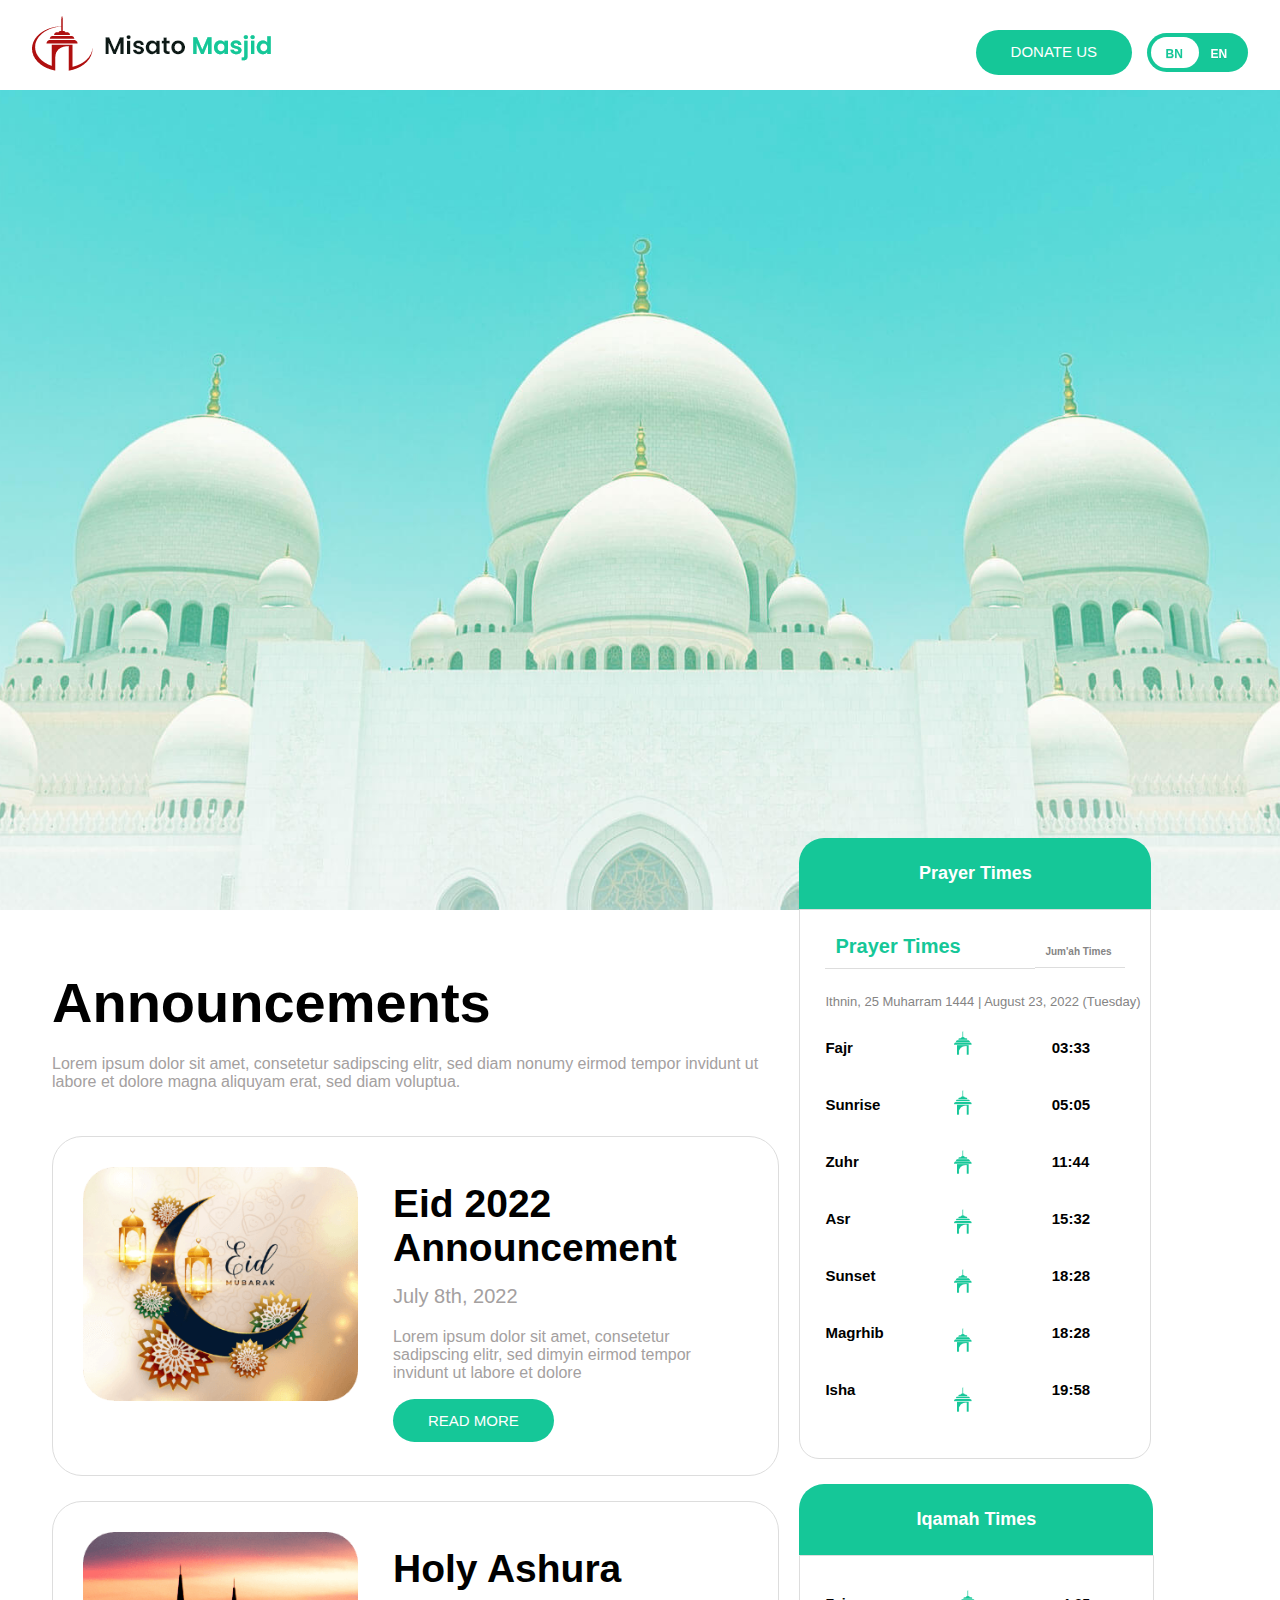
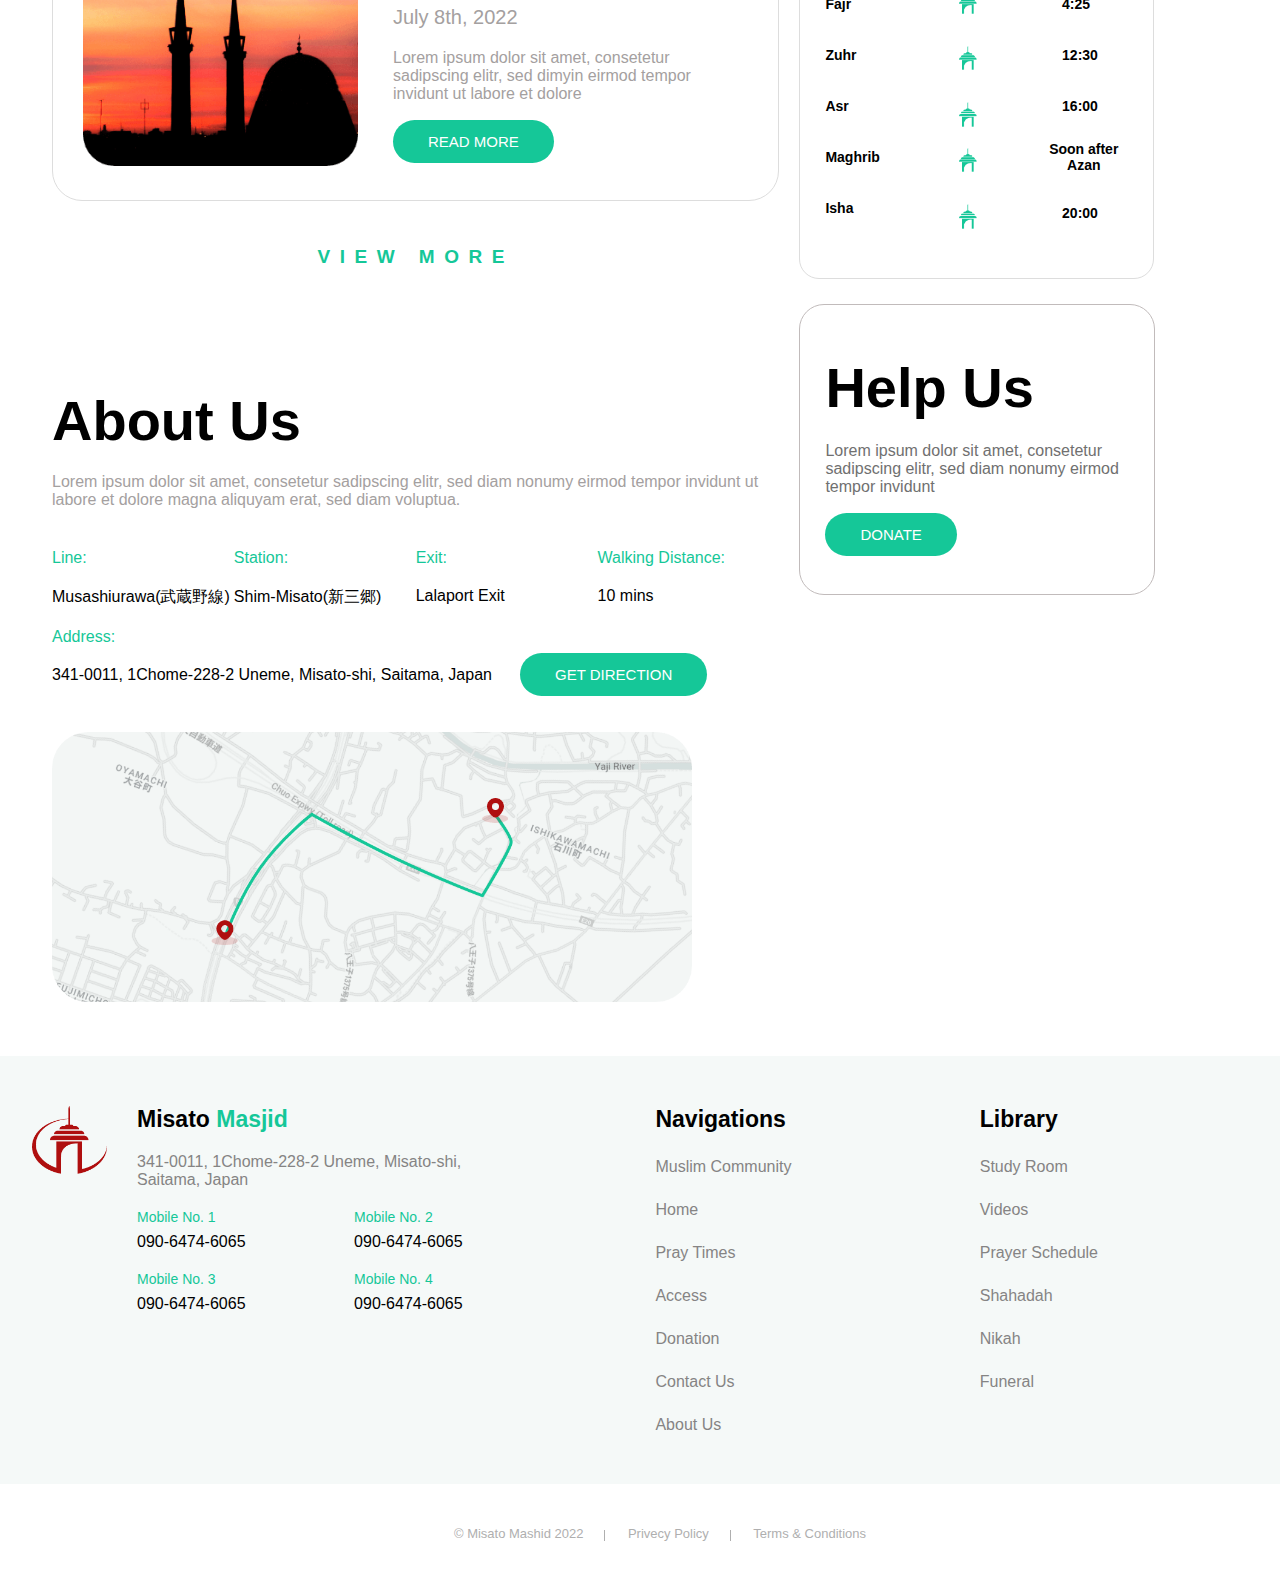
<file: index.html>
<!DOCTYPE html>
<html lang="en">

<head>
    <meta charset="UTF-8">
    <meta http-equiv="X-UA-Compatible" content="IE=edge">
    <meta name="viewport" content="width=device-width, initial-scale=1.0">
    <title>Misato Masjid</title>
    <link rel="stylesheet" href="assets/css/style.css">
    <link rel="stylesheet" href="assets/css/resposive.css">
</head>

<body>

    <!--------------Start Of Header area------------->

    <header class="header--area">
        <div class="inner--header container">
            <div class="logo--area">
                <a href="index.html">
                    <img src="assets/image/logo.png" alt="logo">
                </a>
            </div>
            <div class="donate--area">
                <a class="btn" href="#">Donate Us</a>
                <div class="switch">
                    <input id="language-toggle" class="check-toggle check-toggle-round-flat" type="checkbox">
                    <label for="language-toggle"></label>
                    <span class="on">BN</span>
                    <span class="off">EN</span>
                </div>
            </div>

        </div>
    </header>
    <!--------------End Of Header area------------->

    <!--------------Start Of Banner area------------->
    <section class="banner--area" style="background-image: url(assets/image/masjid.jpg)">
    </section>
    <!--------------End Of Bnner area------------->

    <!--------------Start Of Work area------------->
    <section class="work--area">
        <div class="inner--work container">

            <!--------------Left Side------------->
            <div class="left--side">
                <div class="announcements--area">
                    <h2>Announcements</h2>
                    <p class="announcements--text">Lorem ipsum dolor sit amet, consetetur sadipscing elitr, sed diam
                        nonumy eirmod tempor invidunt
                        ut labore et dolore magna aliquyam erat, sed diam voluptua.</p>
                    <div class="eid">
                        <div class="eid--logo">
                            <img src="assets/image/eId.png" alt="Eid">
                        </div>
                        <div class="eid--announcements">
                            <h3>Eid 2022 Announcement</h3>
                            <p class="date">July 8th, 2022</p>
                            <p class="eid--text">Lorem ipsum dolor sit amet, consetetur sadipscing elitr, sed dimyin
                                eirmod tempor
                                invidunt ut labore et dolore</p>
                            <a class="btn" href="#">Read More</a>
                        </div>
                    </div>
                    <div class="holi--ashura">
                        <div class="ashura--logo">
                            <img src="assets/image/ashura.png" alt="Ashura">
                        </div>
                        <div class="ashura--announcements ">
                            <h3>Holy Ashura</h3>
                            <p class="date">July 8th, 2022</p>
                            <p class="ashura--text">Lorem ipsum dolor sit amet, consetetur sadipscing elitr, sed dimyin
                                eirmod tempor
                                invidunt ut labore et dolore</p>
                            <a class="btn" href="#">Read More</a>
                        </div>
                    </div>
                    <a href="#" class="view">view More</a>
                </div>
                <div class="about--area">
                    <h2>About Us</h2>
                    <p>Lorem ipsum dolor sit amet, consetetur sadipscing elitr, sed diam nonumy eirmod tempor
                        invidunt ut labore et dolore magna aliquyam erat, sed diam voluptua.</p>
                    <div class="inner--about">
                        <ul>
                            <li class="line">Line:
                                <ul>
                                    <li class="line--text">Musashiurawa(武蔵野線)</li>
                                </ul>
                            </li>
                            <li class="line">Station:
                                <ul>
                                    <li class="station--text">Shim-Misato(新三郷)</li>
                                </ul>
                            </li>
                            <li class="line">Exit:
                                <ul>
                                    <li class="exit--text">Lalaport Exit</li>
                                </ul>
                            </li>
                            <li class="line">Walking Distance:
                                <ul>
                                    <li class="walking--text">10 mins</li>
                                </ul>
                            </li>
                        </ul>
                        <ul>
                            <li class="line">Address:
                                <ul>
                                    <li class="address--text">341-0011, 1Chome-228-2 Uneme, Misato-shi, Saitama, Japan
                                    </li>
                                </ul>
                            </li>
                        </ul>
                    </div>
                    <a href="#" class="btn">Get Direction</a>
                    <div class="map">
                        <img src="assets/image/map.png" alt="">
                    </div>
                </div>
            </div>

            <!--------------Right Side------------->
            <div class="right--side">
                <div class="prayer--time">
                    <h5 class="prayers-heading">Prayer Times</h5>
                    <div class="inner--prayer">
                        <div class="prayer--times">
                            <h4 class="prayer">Prayer Times</h4>
                            <p>Ithnin, 25 Muharram 1444 | August 23, 2022 (Tuesday)</p>
                            <div class="inner--prayer--times">
                                <div class="prayer--names">
                                    <ul class="prayers--list">
                                        <li>Fajr</li>
                                        <li>Sunrise</li>
                                        <li>Zuhr</li>
                                        <li>Asr</li>
                                        <li>Sunset</li>
                                        <li>Magrhib</li>
                                        <li>Isha</li>
                                    </ul>
                                    <ul class="prayers--list">
                                        <li><img src="assets/image/miner_green.png" alt=""></li>
                                        <li><img src="assets/image/miner_green.png" alt=""></li>
                                        <li><img src="assets/image/miner_green.png" alt=""></li>
                                        <li><img src="assets/image/miner_green.png" alt=""></li>
                                        <li><img src="assets/image/miner_green.png" alt=""></li>
                                        <li><img src="assets/image/miner_green.png" alt=""></li>
                                        <li><img src="assets/image/miner_green.png" alt=""></li>
                                    </ul>
                                </div>
                                <div class="prayer--times">
                                    <ul class="prayers--list">
                                        <li>03:33</li>
                                        <li>05:05</li>
                                        <li>11:44</li>
                                        <li>15:32</li>
                                        <li>18:28</li>
                                        <li>18:28</li>
                                        <li>19:58</li>
                                    </ul>
                                </div>
                            </div>
                        </div>
                        <div class="friday--prayer">
                            <h5>Jum'ah Times</h5>
                        </div>
                    </div>
                </div>
                <div class="iqamah--times">
                    <h5>Iqamah Times</h5>
                    <div class="inner--iqamah">
                        <ul>
                            <li>Fajr</li>
                            <li>Zuhr</li>
                            <li>Asr</li>
                            <li>Maghrib</li>
                            <li>Isha</li>
                        </ul>
                        <ul>
                            <li><img src="assets/image/miner_green.png" alt=""></li>
                            <li><img src="assets/image/miner_green.png" alt=""></li>
                            <li><img src="assets/image/miner_green.png" alt=""></li>
                            <li><img class="soon-img" src="assets/image/miner_green.png" alt=""></li>
                            <li><img class="isha-img" src="assets/image/miner_green.png" alt=""></li>
                        </ul>
                        <ul class="iqamah--time">
                            <li>4:25</li>
                            <li>12:30</li>
                            <li>16:00</li>
                            <li class="soon">Soon after Azan</li>
                            <li class="isha-time">20:00</li>
                        </ul>
                    </div>
                </div>
                <div class="help--us">
                    <h2>Help Us</h2>
                    <p>Lorem ipsum dolor sit amet, consetetur sadipscing elitr, sed diam nonumy eirmod tempor invidunt
                    </p>
                    <a class="btn" href="">Donate</a>
                </div>
            </div>
        </div>
    </section>
    <!--------------End Of Work area------------->

    <!--------------Start Of Contact area------------->
    <section class="contact--area">
        <div class="inner--contact container">
            <div class="misato--masjid">
                <div class="miner">
                    <img src="assets/image/miner_red.png" alt="">
                </div>
                <div class="miner--text">
                    <h4>Misato <span class="masjid">Masjid</span> </h4>
                    <p>341-0011, 1Chome-228-2 Uneme, Misato-shi,
                        Saitama, Japan</p>
                    <ul>
                        <li class="mobile">Mobile No. 1
                            <ul>
                                <li>090-6474-6065</li>
                            </ul>
                        </li>
                        <li class="mobile"> Mobile No. 2
                            <ul>
                                <li>090-6474-6065</li>
                            </ul>
                        </li>
                        <li class="mobile">Mobile No. 3
                            <ul>
                                <li>090-6474-6065</li>
                            </ul>
                        </li>
                        <li class="mobile">Mobile No. 4
                            <ul>
                                <li>090-6474-6065</li>
                            </ul>
                        </li>
                    </ul>
                </div>
            </div>
            <div class="navigations">
                <h4>Navigations</h4>
                <ul>
                    <li><a href="">Muslim Community</a></li>
                    <li><a href="">Home</a></li>
                    <li><a href="">Pray Times</a></li>
                    <li><a href="">Access</a></li>
                    <li><a href="">Donation</a></li>
                    <li><a href="">Contact Us</a></li>
                    <li><a href="">About Us</a></li>
                </ul>
            </div>
            <div class="library">
                <h4>Library</h4>
                <ul>
                    <li><a href="">Study Room</a></li>
                    <li><a href="">Videos</a></li>
                    <li><a href="">Prayer Schedule</a></li>
                    <li><a href="">Shahadah</a></li>
                    <li><a href="">Nikah</a></li>
                    <li><a href="">Funeral</a></li>
                </ul>
            </div>
        </div>
    </section>
    <!--------------End Of contact area------------->

    <!--------------Start Of Footer area------------->
    <footer class="footer--area">
        <div class="inner--footer container">
            <ul>
                <li><a href=""> &#xA9; Misato Mashid 2022</a></li>
                <li><a href="">Privecy Policy</a></li>
                <li><a href="">Terms & Conditions</a></li>
            </ul>
        </div>
    </footer>
    <!--------------End Of Foter area------------->
</body>

</html>
</file>
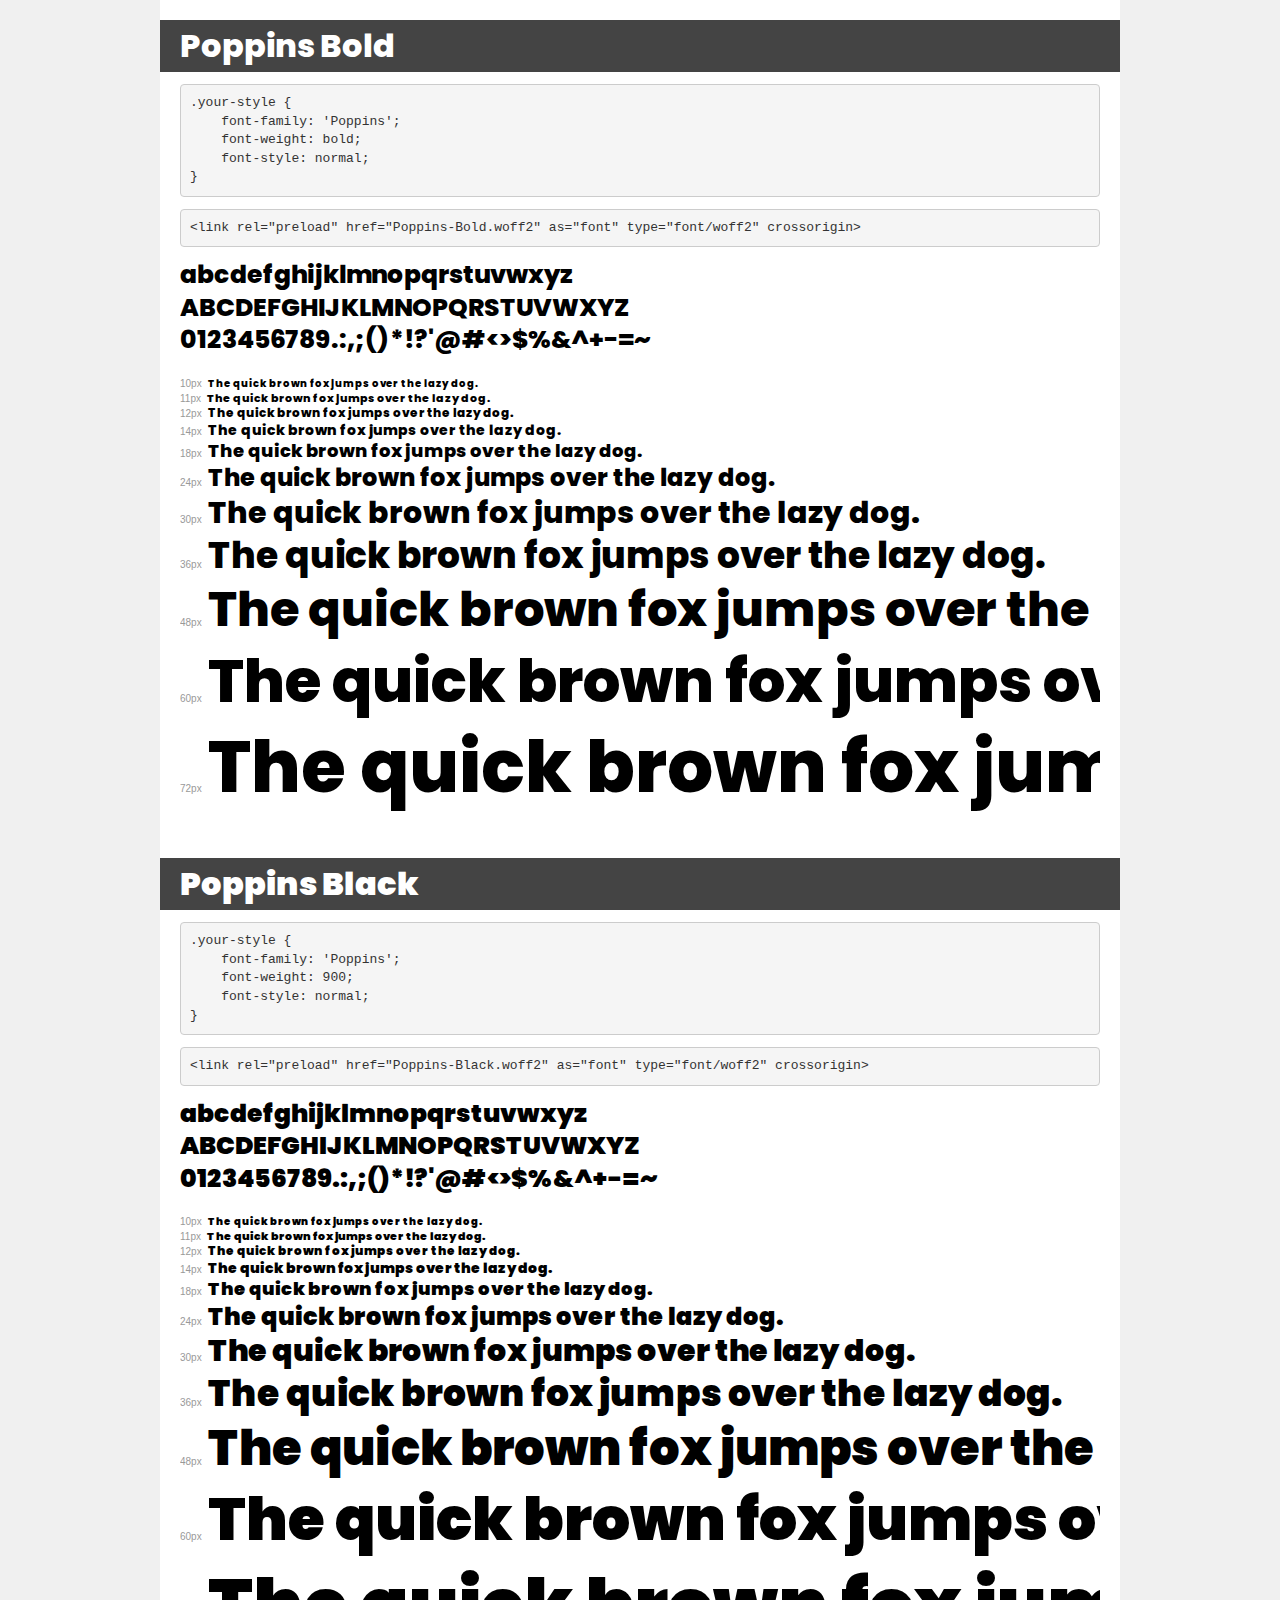
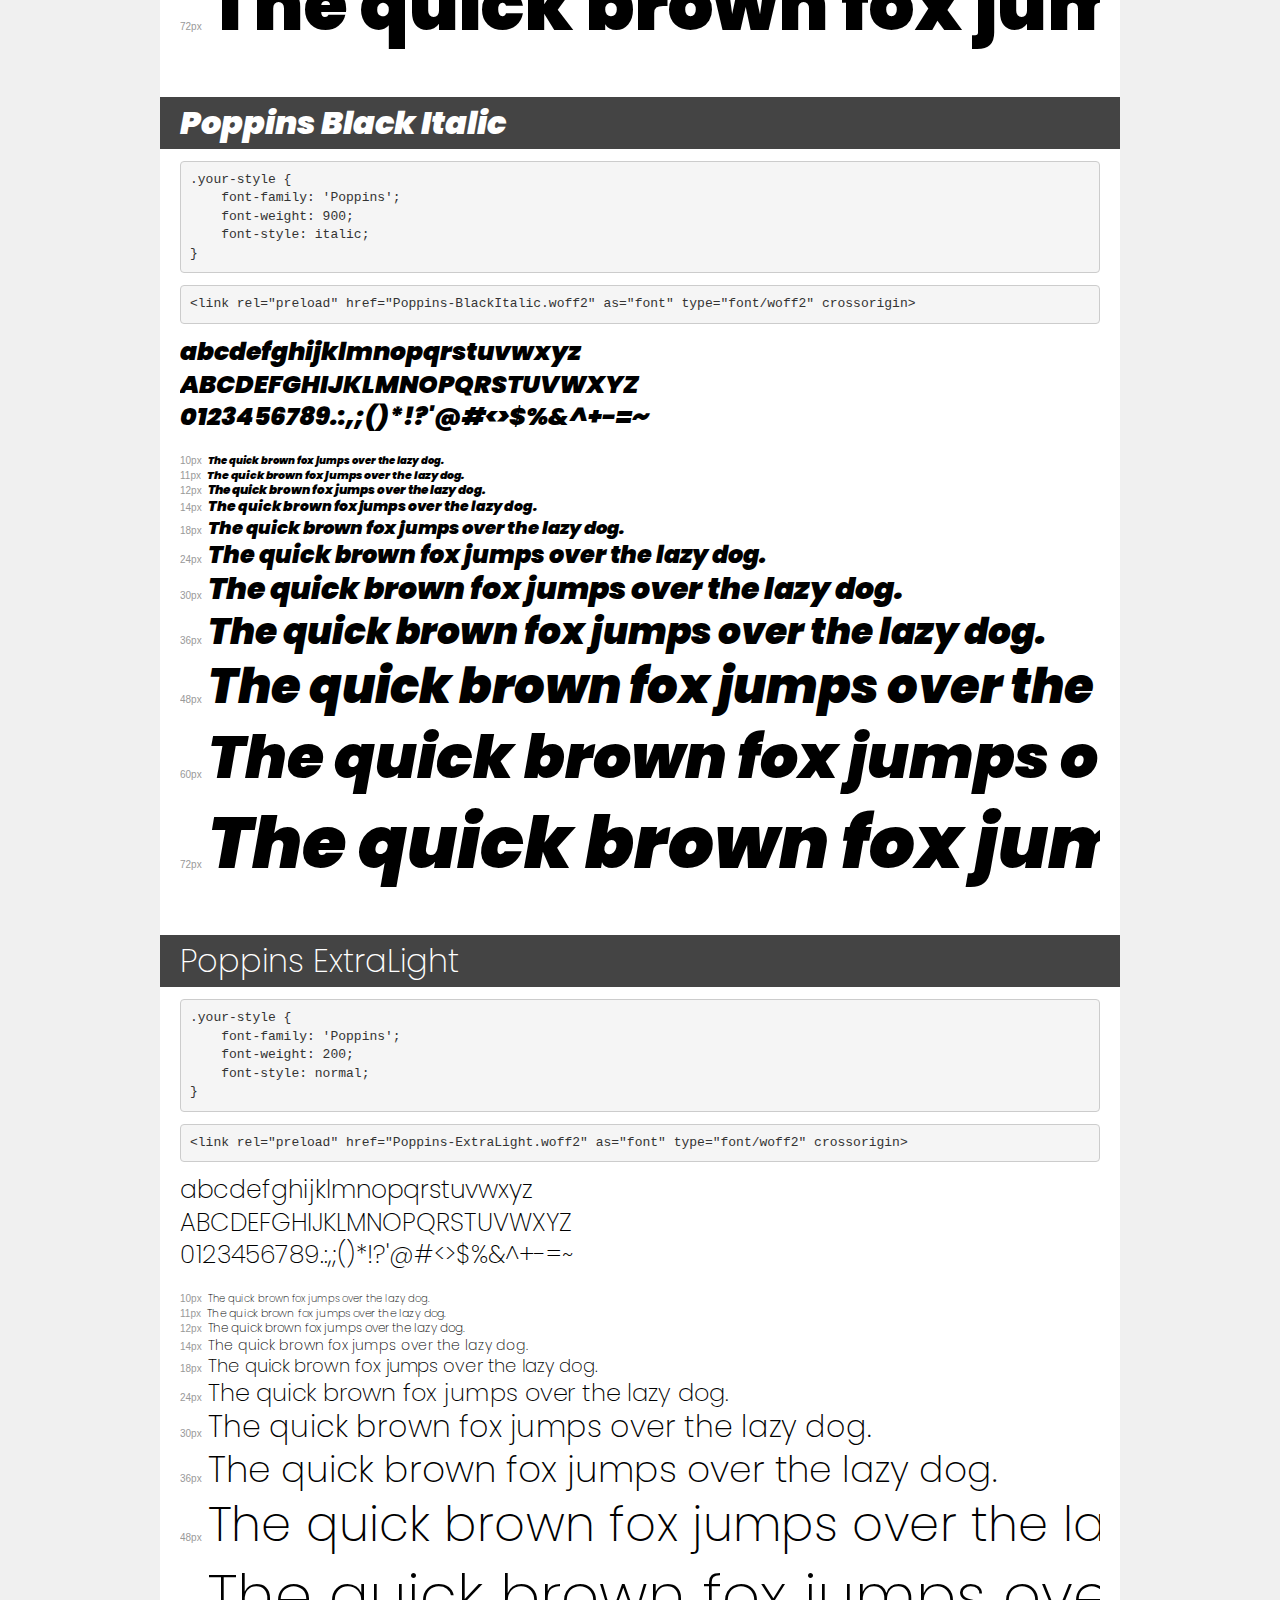
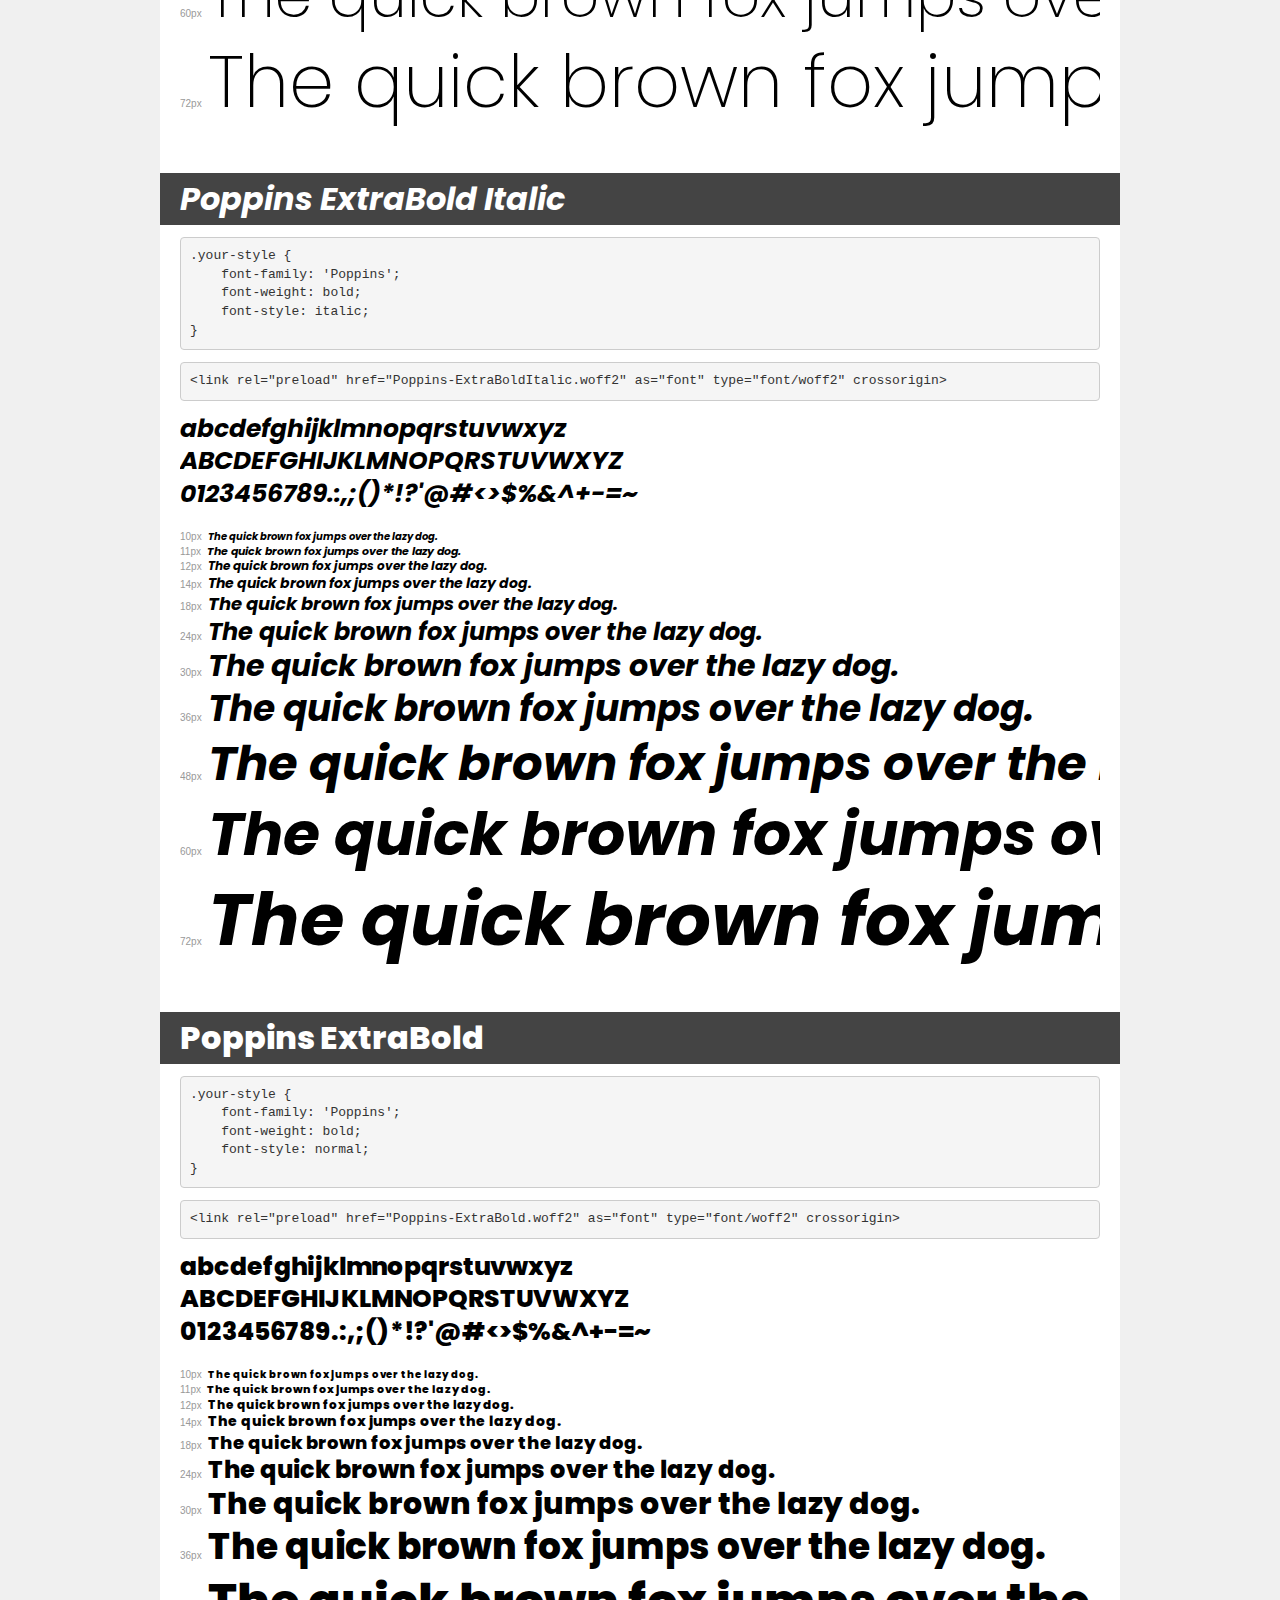
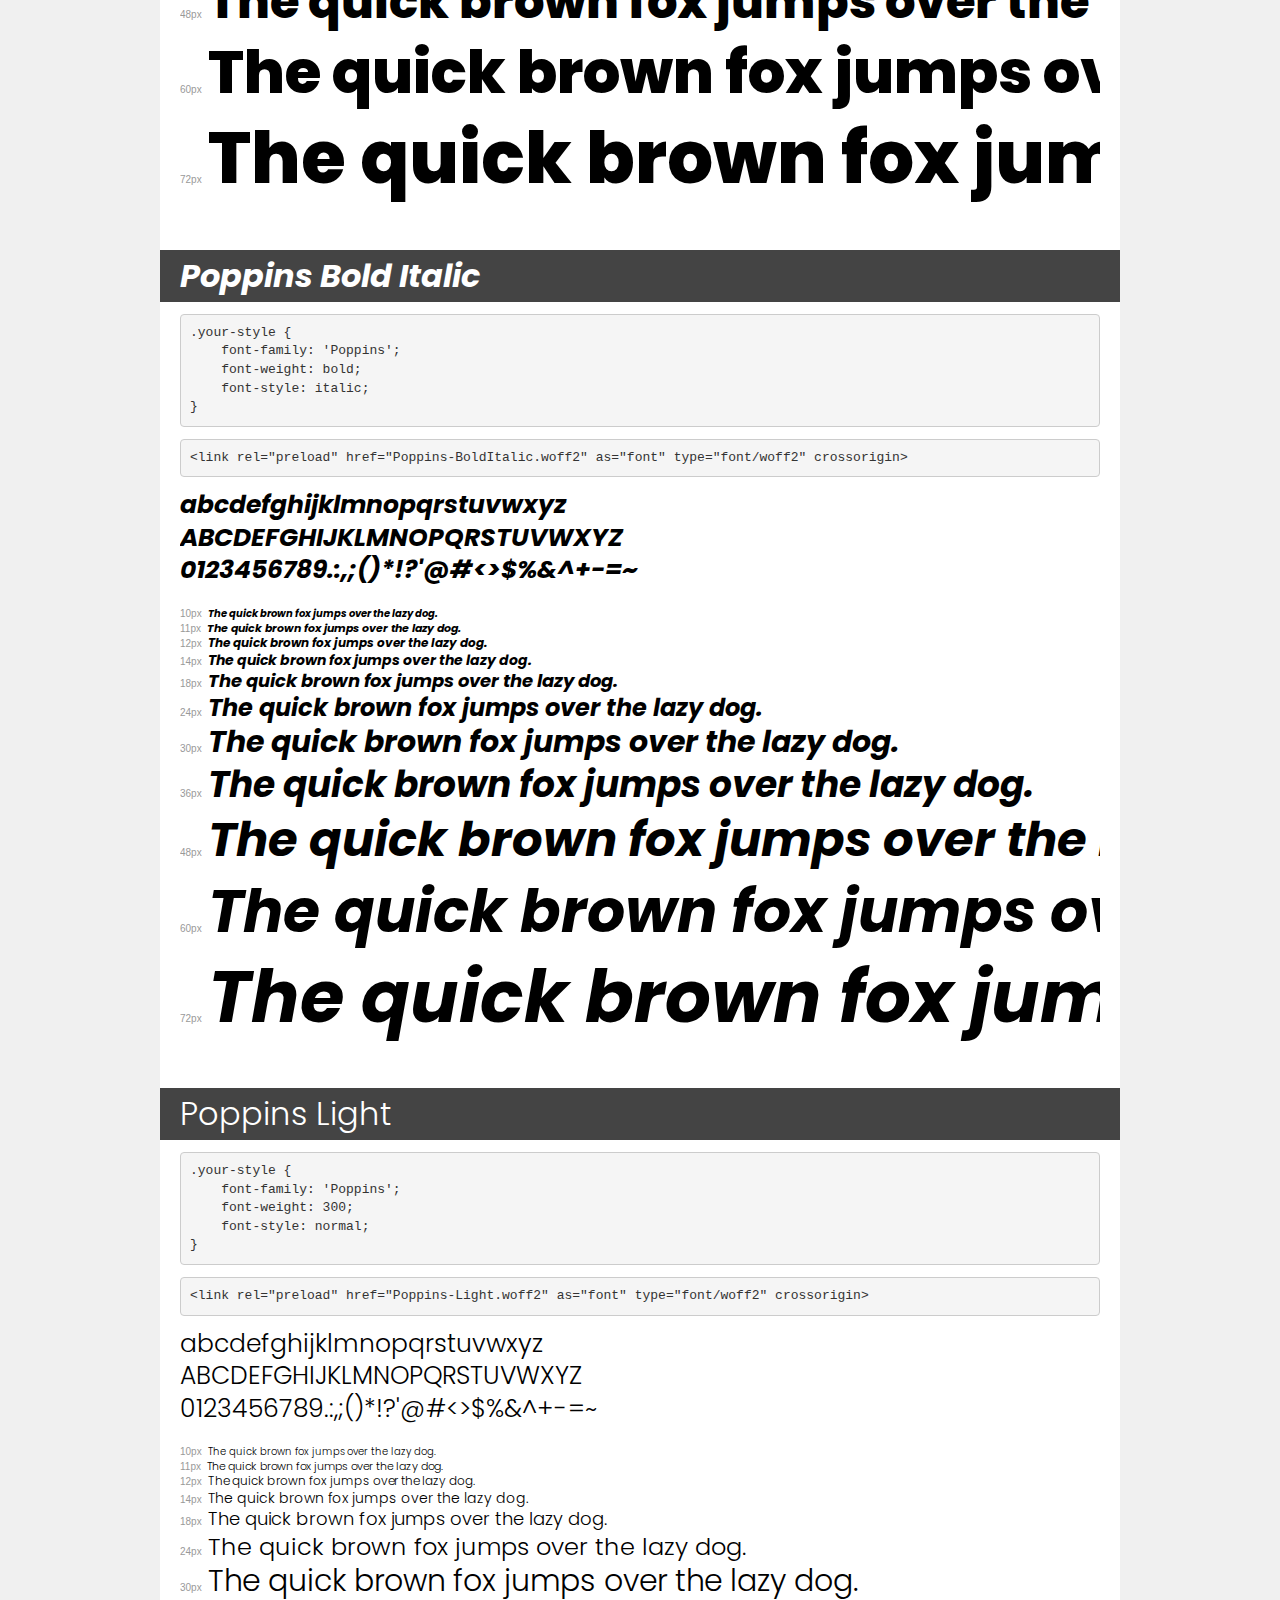
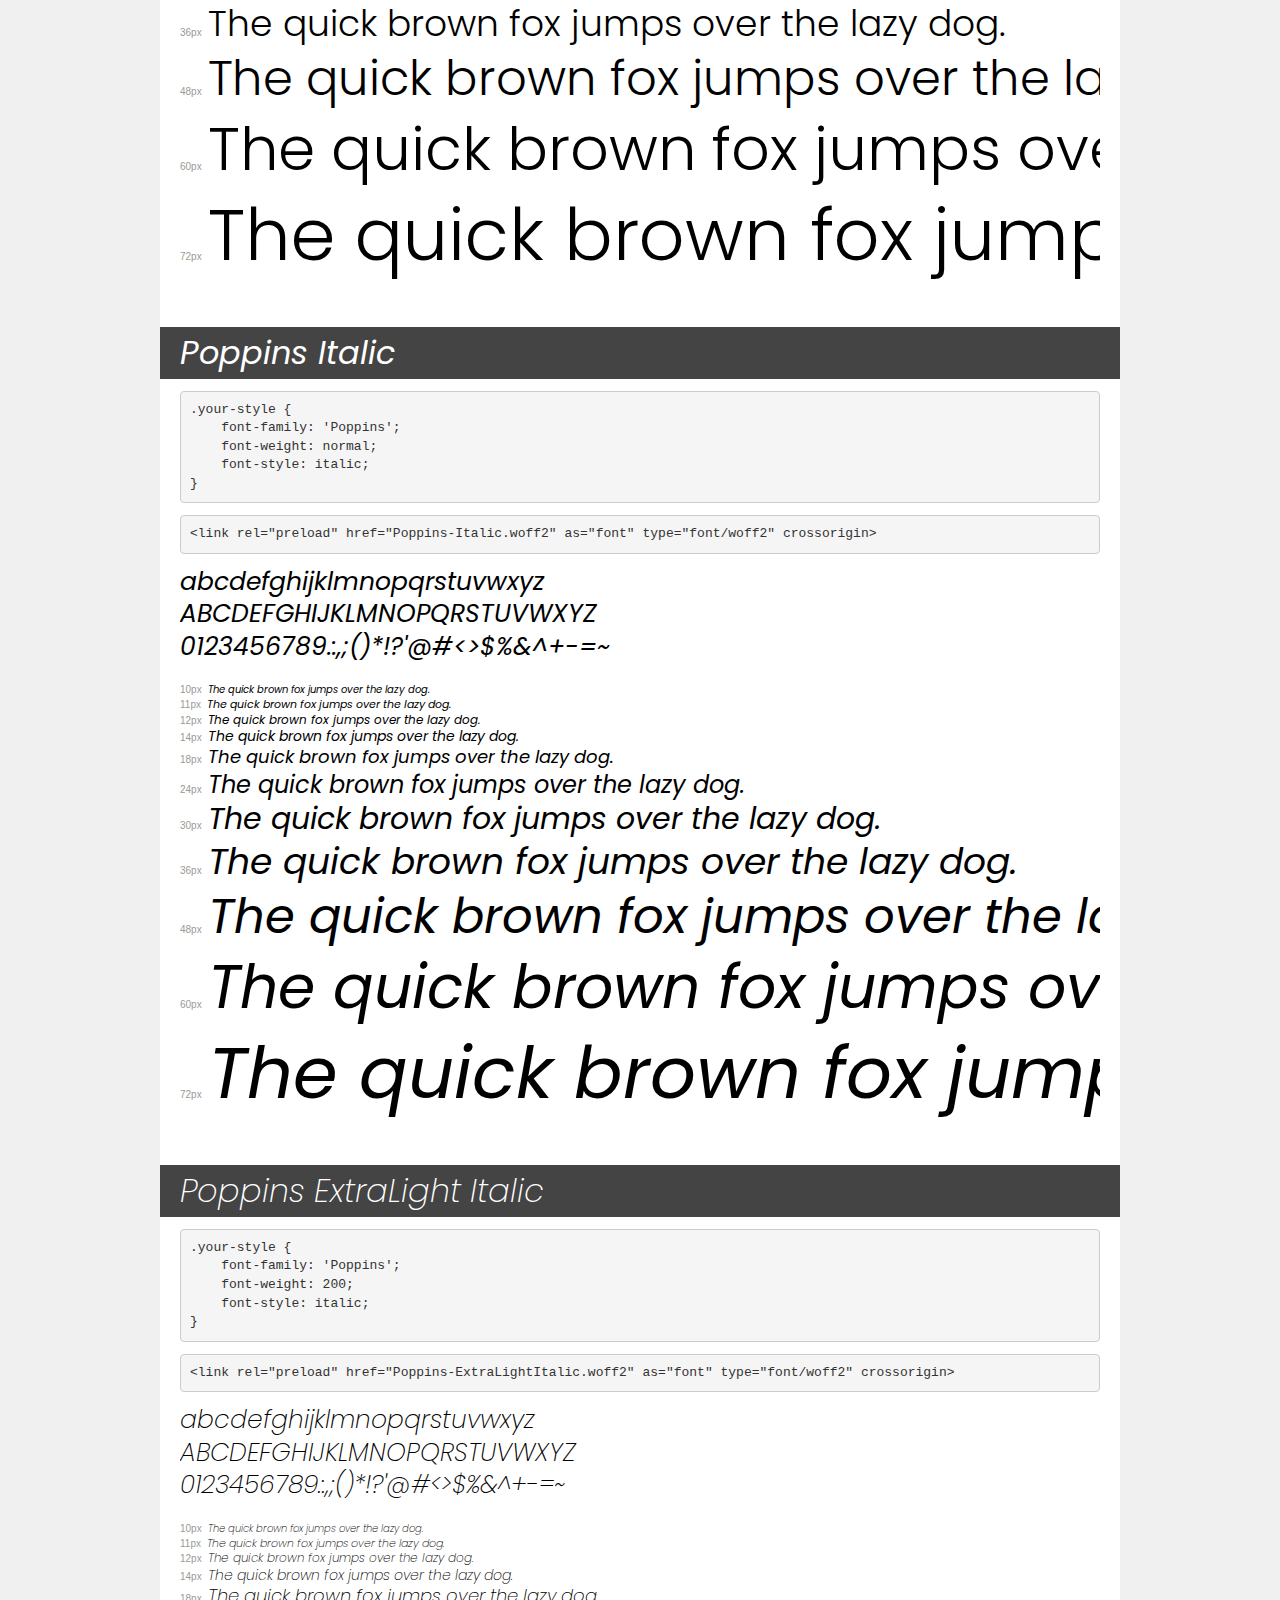
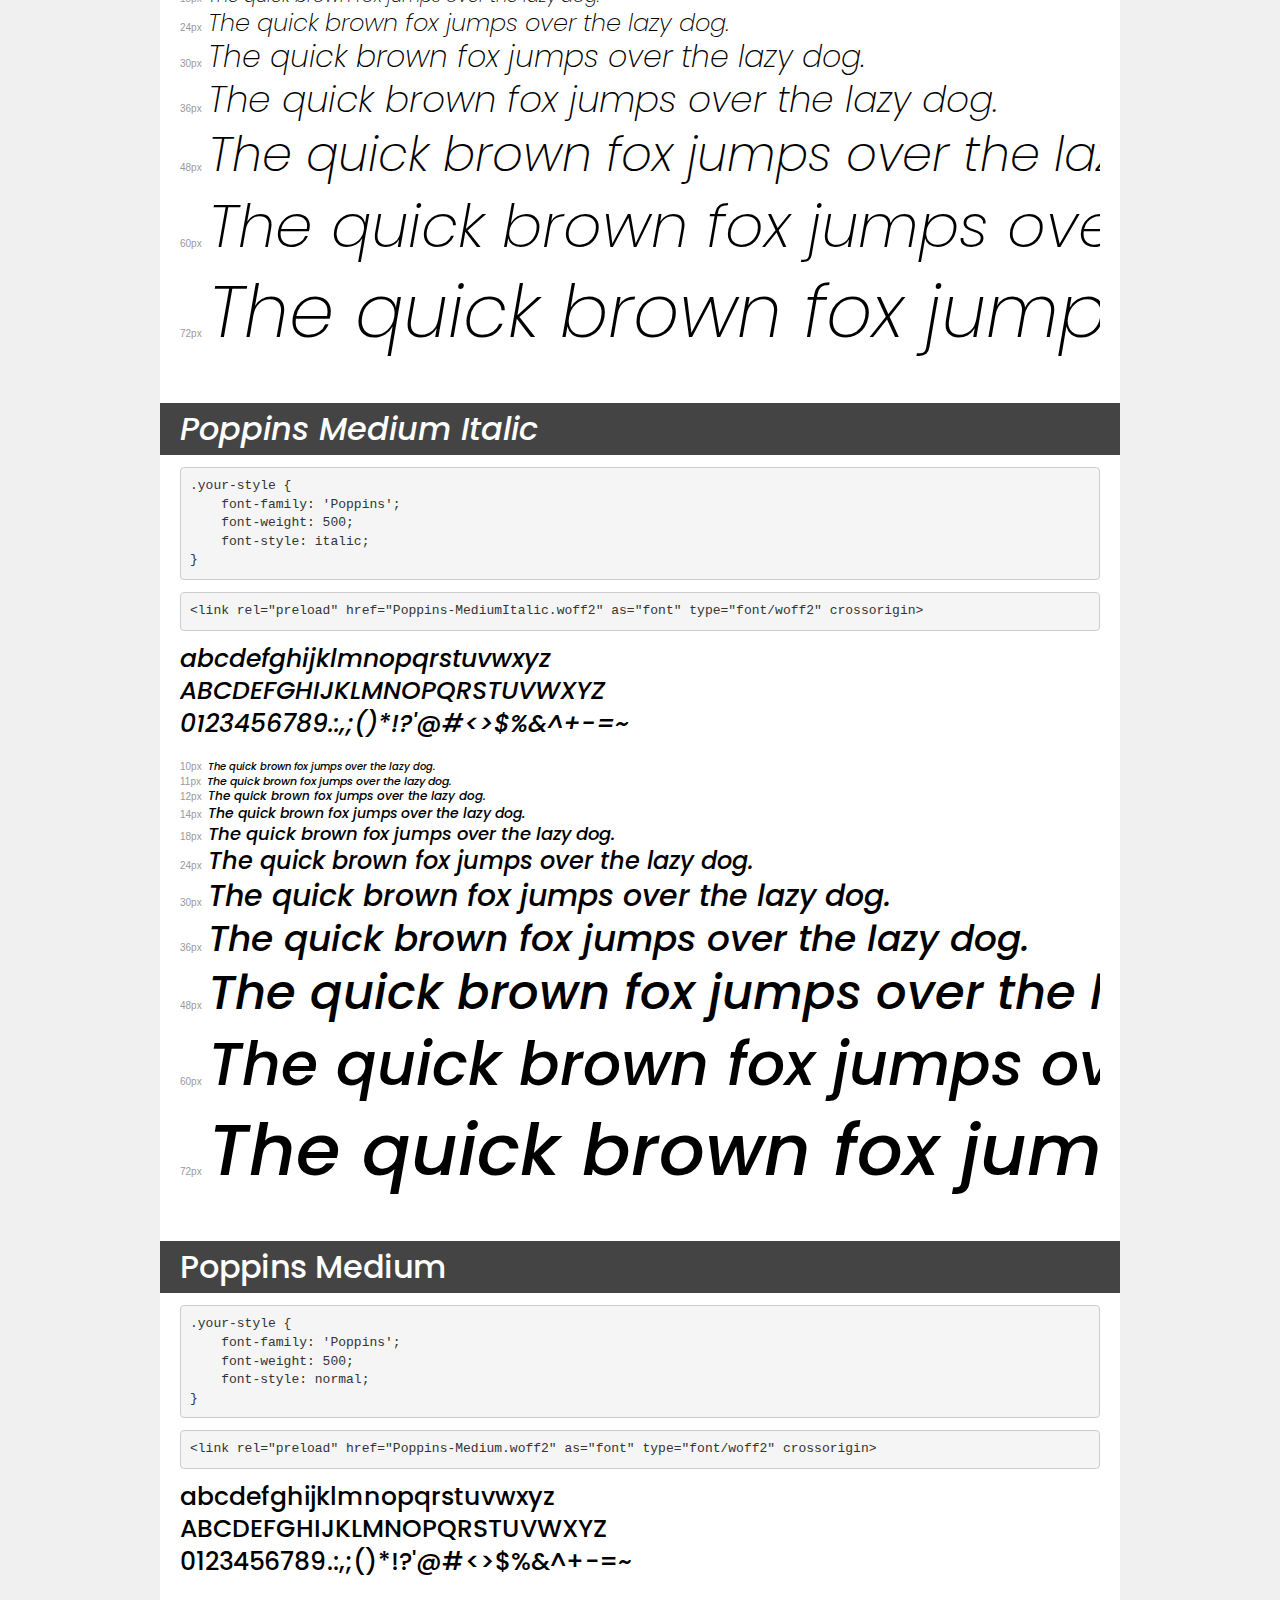
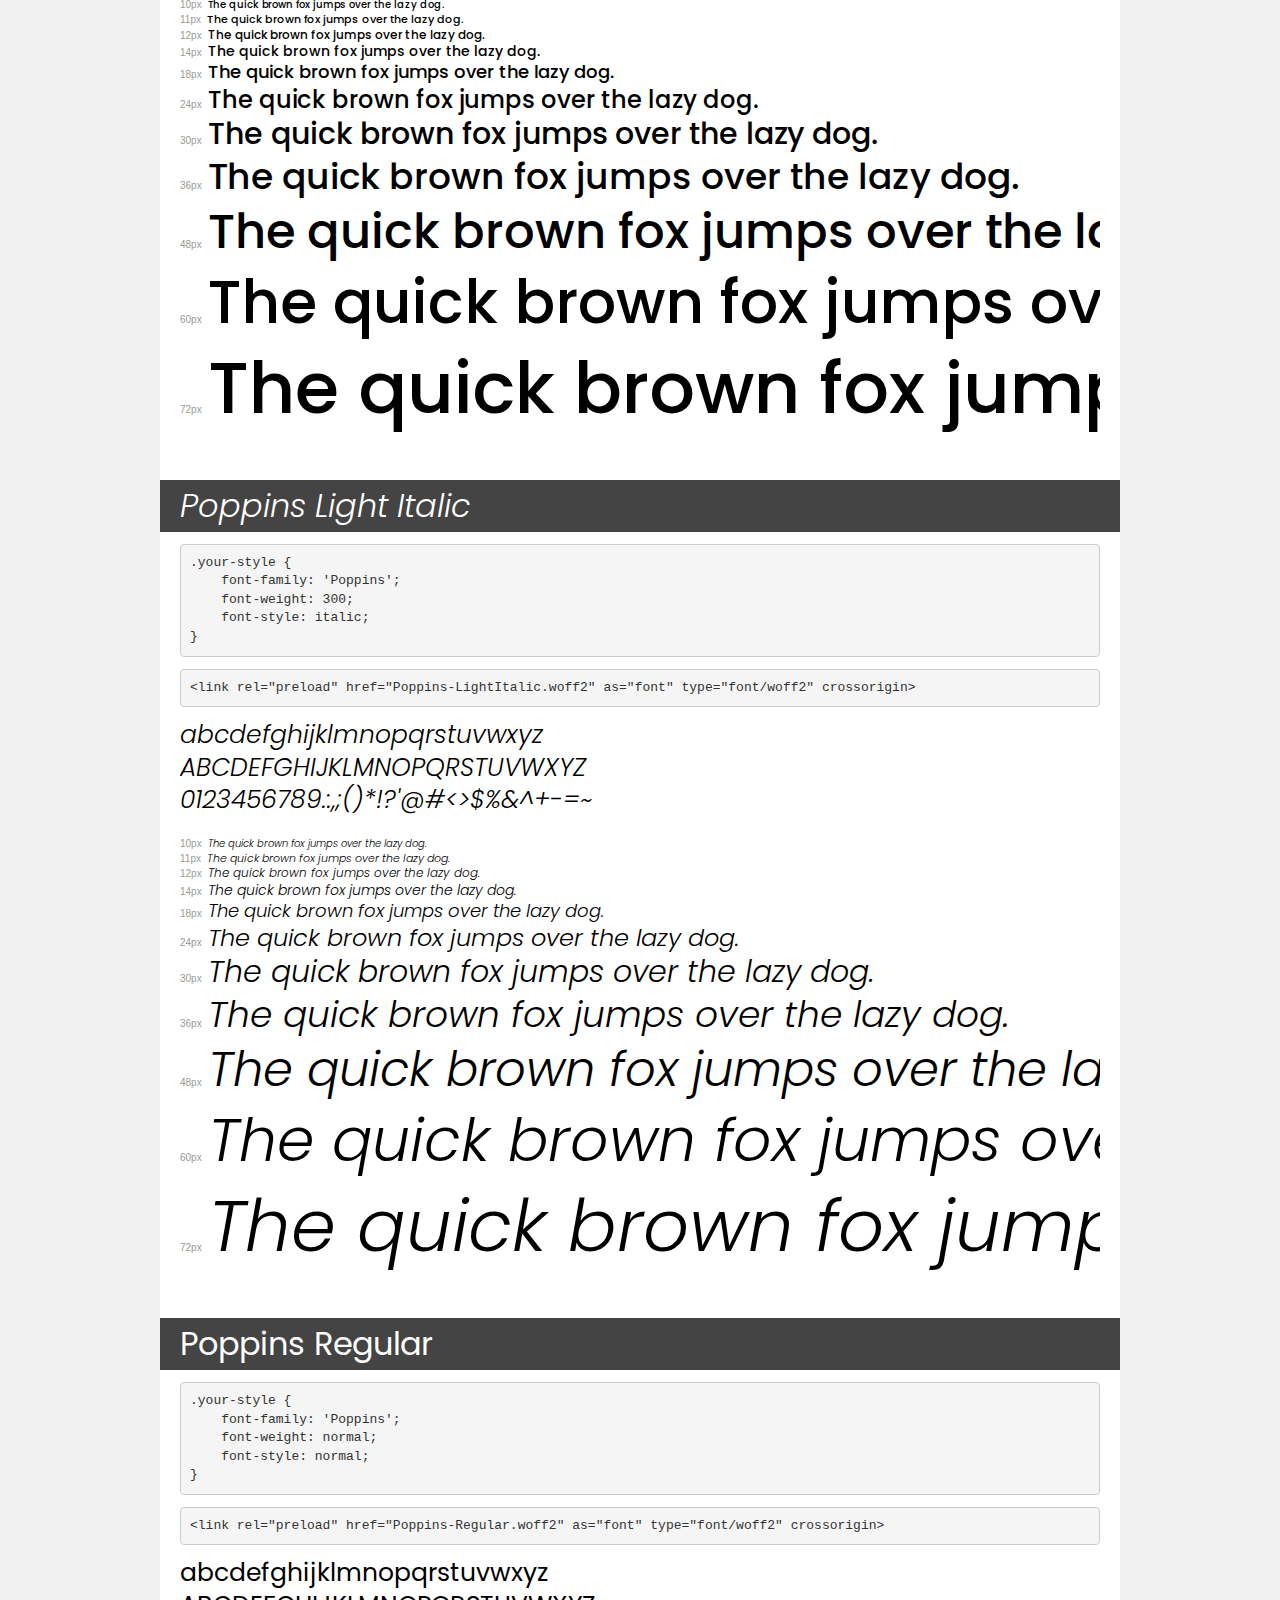
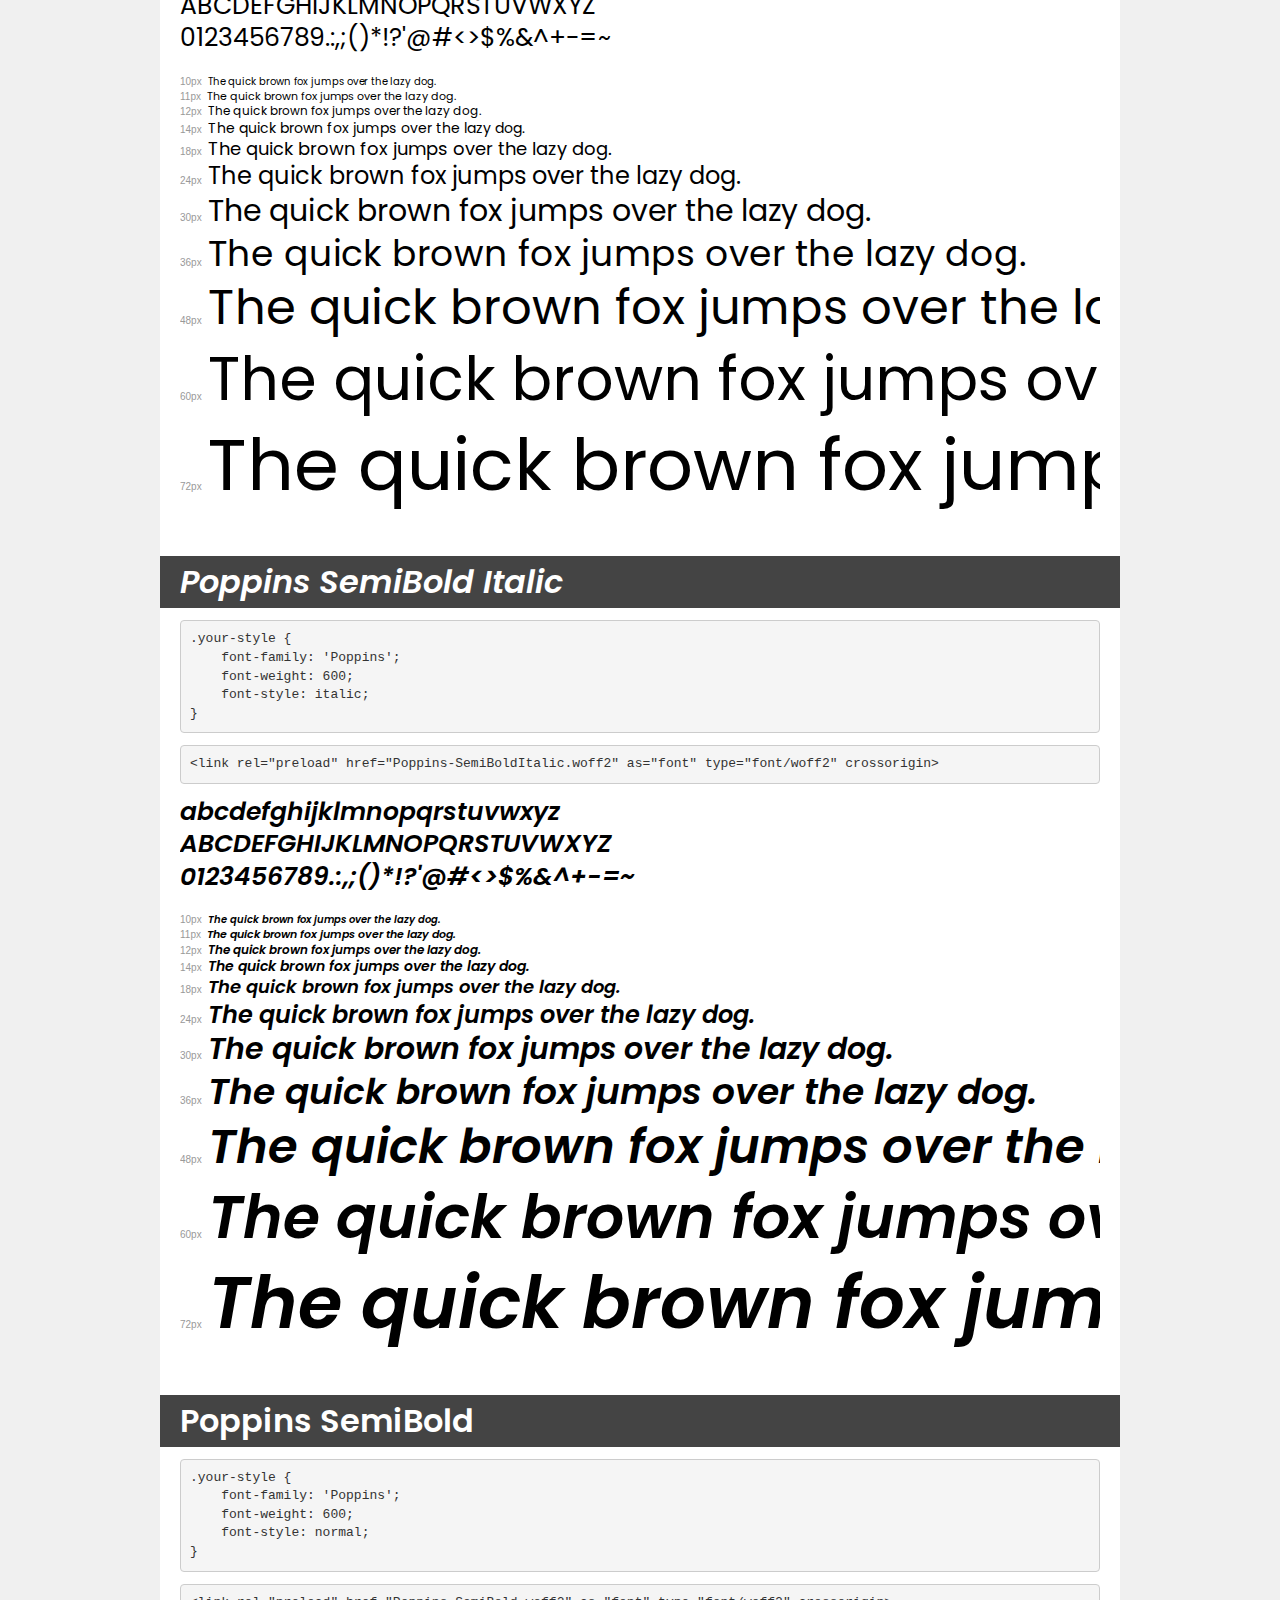
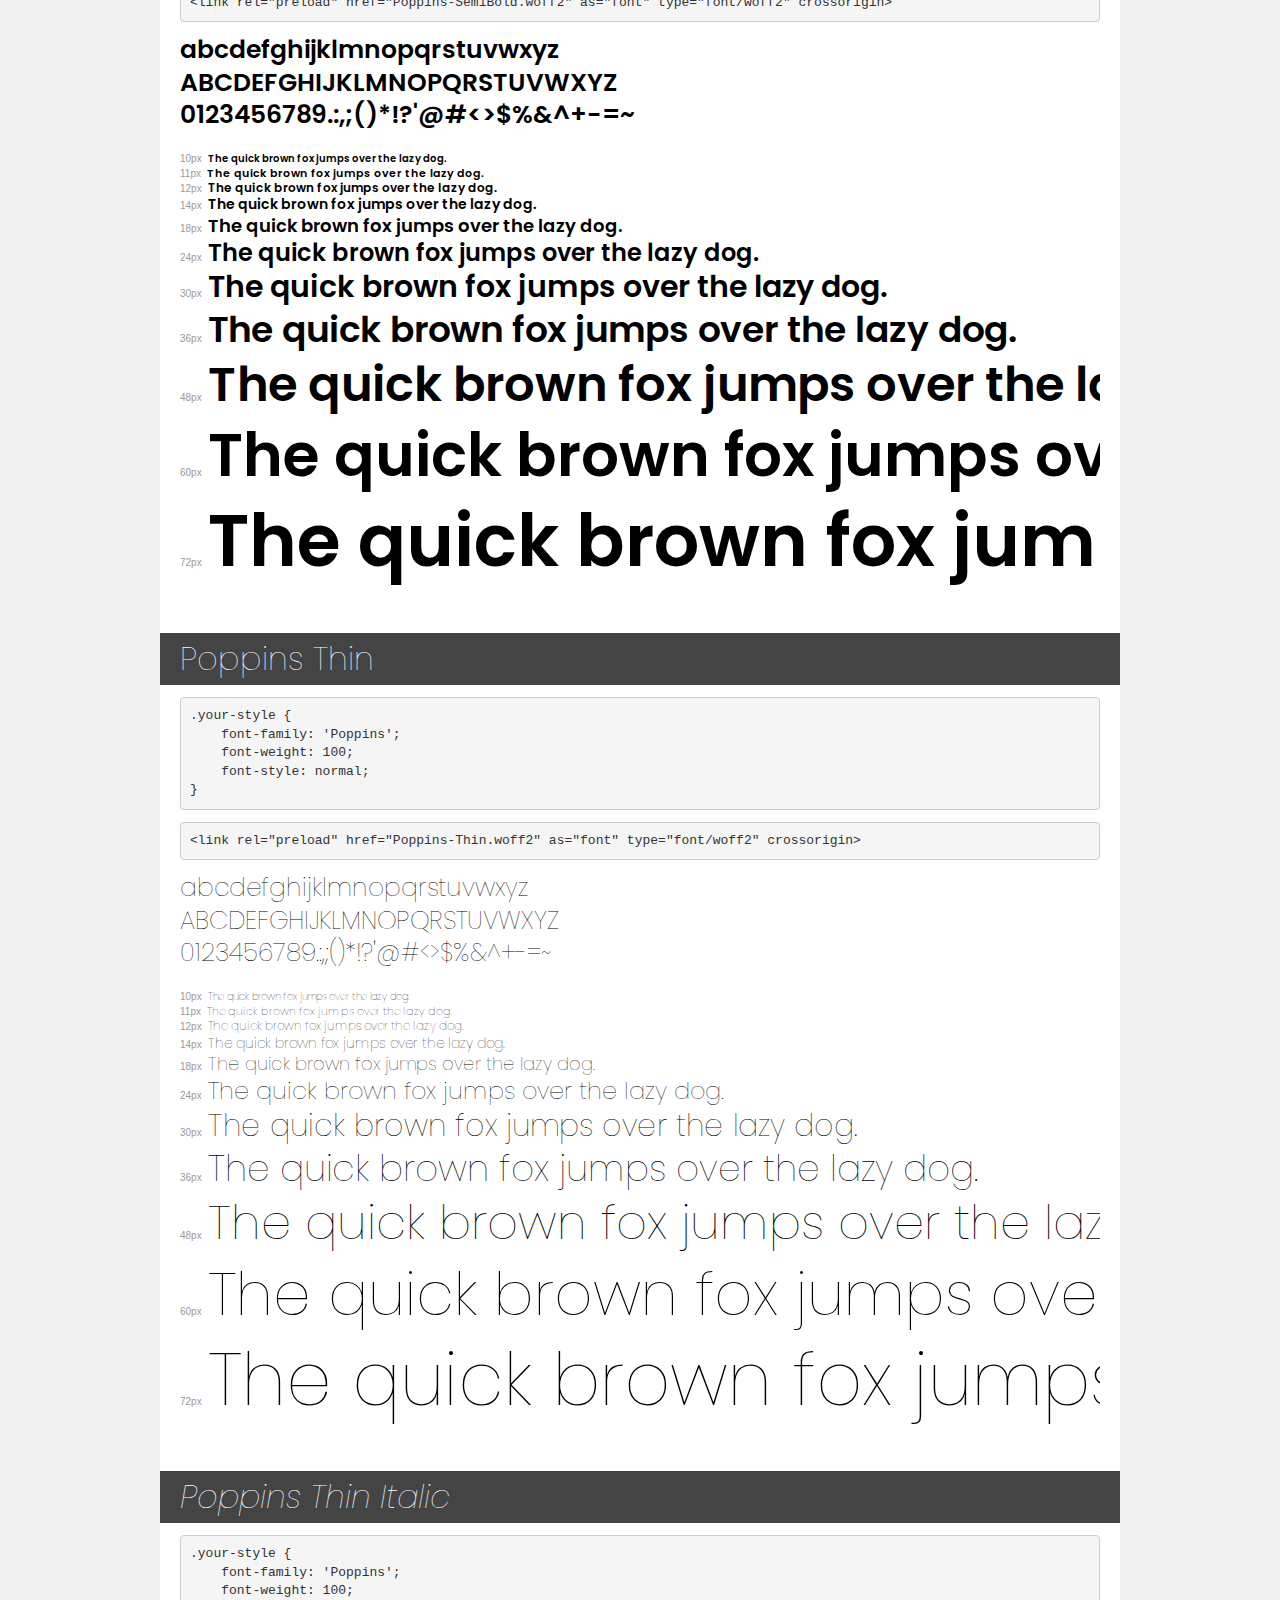
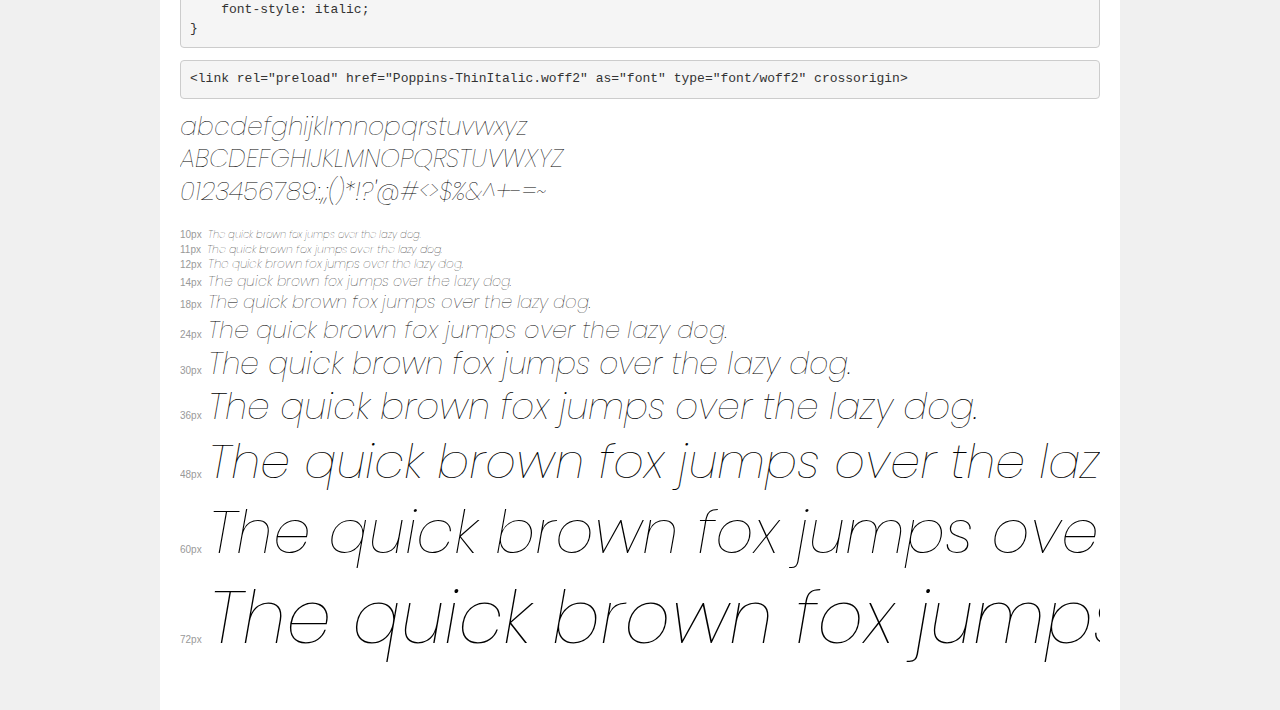
<file: assets/fonts/demo.html>
<!DOCTYPE html>
<html lang="en">
<head>
    <meta charset="utf-8">
    <meta http-equiv="X-UA-Compatible" content="IE=edge">
    <meta name="viewport" content="width=device-width, initial-scale=1">
    <meta name="robots" content="noindex, noarchive">
    <meta name="format-detection" content="telephone=no">
    <title>Transfonter demo</title>
    <link href="stylesheet.css" rel="stylesheet">
    <style>
        /*
        http://meyerweb.com/eric/tools/css/reset/
        v2.0 | 20110126
        License: none (public domain)
        */
        html, body, div, span, applet, object, iframe,
        h1, h2, h3, h4, h5, h6, p, blockquote, pre,
        a, abbr, acronym, address, big, cite, code,
        del, dfn, em, img, ins, kbd, q, s, samp,
        small, strike, strong, sub, sup, tt, var,
        b, u, i, center,
        dl, dt, dd, ol, ul, li,
        fieldset, form, label, legend,
        table, caption, tbody, tfoot, thead, tr, th, td,
        article, aside, canvas, details, embed,
        figure, figcaption, footer, header, hgroup,
        menu, nav, output, ruby, section, summary,
        time, mark, audio, video {
            margin: 0;
            padding: 0;
            border: 0;
            font-size: 100%;
            font: inherit;
            vertical-align: baseline;
        }
        /* HTML5 display-role reset for older browsers */
        article, aside, details, figcaption, figure,
        footer, header, hgroup, menu, nav, section {
            display: block;
        }
        body {
            line-height: 1;
        }
        ol, ul {
            list-style: none;
        }
        blockquote, q {
            quotes: none;
        }
        blockquote:before, blockquote:after,
        q:before, q:after {
            content: '';
            content: none;
        }
        table {
            border-collapse: collapse;
            border-spacing: 0;
        }
        /* demo styles */
        body {
            background: #f0f0f0;
            color: #000;
        }
        .page {
            background: #fff;
            width: 920px;
            margin: 0 auto;
            padding: 20px 20px 0 20px;
            overflow: hidden;
        }
        .font-container {
            overflow-x: auto;
            overflow-y: hidden;
            margin-bottom: 40px;
            line-height: 1.3;
            white-space: nowrap;
            padding-bottom: 5px;
        }
        h1 {
            position: relative;
            background: #444;
            font-size: 32px;
            color: #fff;
            padding: 10px 20px;
            margin: 0 -20px 12px -20px;
        }
        .letters {
            font-size: 25px;
            margin-bottom: 20px;
        }
        .s10:before {
            content: '10px';
        }
        .s11:before {
            content: '11px';
        }
        .s12:before {
            content: '12px';
        }
        .s14:before {
            content: '14px';
        }
        .s18:before {
            content: '18px';
        }
        .s24:before {
            content: '24px';
        }
        .s30:before {
            content: '30px';
        }
        .s36:before {
            content: '36px';
        }
        .s48:before {
            content: '48px';
        }
        .s60:before {
            content: '60px';
        }
        .s72:before {
            content: '72px';
        }
        .s10:before, .s11:before, .s12:before, .s14:before,
        .s18:before, .s24:before, .s30:before, .s36:before,
        .s48:before, .s60:before, .s72:before {
            font-family: Arial, sans-serif;
            font-size: 10px;
            font-weight: normal;
            font-style: normal;
            color: #999;
            padding-right: 6px;
        }
        pre {
            display: block;
            padding: 9px;
            margin: 0 0 12px;
            font-family: Monaco, Menlo, Consolas, "Courier New", monospace;
            font-size: 13px;
            line-height: 1.428571429;
            color: #333;
            font-weight: normal;
            font-style: normal;
            background-color: #f5f5f5;
            border: 1px solid #ccc;
            overflow-x: auto;
            border-radius: 4px;
        }
        /* responsive */
        @media (max-width: 959px) {
            .page {
                width: auto;
                margin: 0;
            }
        }
    </style>
</head>
<body>
<div class="page">
    <div class="demo">
        <h1 style="font-family: 'Poppins'; font-weight: bold; font-style: normal;">Poppins Bold</h1>
        <pre title="Usage">.your-style {
    font-family: 'Poppins';
    font-weight: bold;
    font-style: normal;
}</pre>
        <pre title="Preload (optional)">
&lt;link rel=&quot;preload&quot; href=&quot;Poppins-Bold.woff2&quot; as=&quot;font&quot; type=&quot;font/woff2&quot; crossorigin&gt;</pre>
        <div class="font-container" style="font-family: 'Poppins'; font-weight: bold; font-style: normal;">
            <p class="letters">
                abcdefghijklmnopqrstuvwxyz<br>
ABCDEFGHIJKLMNOPQRSTUVWXYZ<br>
                0123456789.:,;()*!?'@#&lt;&gt;$%&^+-=~
            </p>
            <p class="s10" style="font-size: 10px;">The quick brown fox jumps over the lazy dog.</p>
            <p class="s11" style="font-size: 11px;">The quick brown fox jumps over the lazy dog.</p>
            <p class="s12" style="font-size: 12px;">The quick brown fox jumps over the lazy dog.</p>
            <p class="s14" style="font-size: 14px;">The quick brown fox jumps over the lazy dog.</p>
            <p class="s18" style="font-size: 18px;">The quick brown fox jumps over the lazy dog.</p>
            <p class="s24" style="font-size: 24px;">The quick brown fox jumps over the lazy dog.</p>
            <p class="s30" style="font-size: 30px;">The quick brown fox jumps over the lazy dog.</p>
            <p class="s36" style="font-size: 36px;">The quick brown fox jumps over the lazy dog.</p>
            <p class="s48" style="font-size: 48px;">The quick brown fox jumps over the lazy dog.</p>
            <p class="s60" style="font-size: 60px;">The quick brown fox jumps over the lazy dog.</p>
            <p class="s72" style="font-size: 72px;">The quick brown fox jumps over the lazy dog.</p>
        </div>
    </div>

    <div class="demo">
        <h1 style="font-family: 'Poppins'; font-weight: 900; font-style: normal;">Poppins Black</h1>
        <pre title="Usage">.your-style {
    font-family: 'Poppins';
    font-weight: 900;
    font-style: normal;
}</pre>
        <pre title="Preload (optional)">
&lt;link rel=&quot;preload&quot; href=&quot;Poppins-Black.woff2&quot; as=&quot;font&quot; type=&quot;font/woff2&quot; crossorigin&gt;</pre>
        <div class="font-container" style="font-family: 'Poppins'; font-weight: 900; font-style: normal;">
            <p class="letters">
                abcdefghijklmnopqrstuvwxyz<br>
ABCDEFGHIJKLMNOPQRSTUVWXYZ<br>
                0123456789.:,;()*!?'@#&lt;&gt;$%&^+-=~
            </p>
            <p class="s10" style="font-size: 10px;">The quick brown fox jumps over the lazy dog.</p>
            <p class="s11" style="font-size: 11px;">The quick brown fox jumps over the lazy dog.</p>
            <p class="s12" style="font-size: 12px;">The quick brown fox jumps over the lazy dog.</p>
            <p class="s14" style="font-size: 14px;">The quick brown fox jumps over the lazy dog.</p>
            <p class="s18" style="font-size: 18px;">The quick brown fox jumps over the lazy dog.</p>
            <p class="s24" style="font-size: 24px;">The quick brown fox jumps over the lazy dog.</p>
            <p class="s30" style="font-size: 30px;">The quick brown fox jumps over the lazy dog.</p>
            <p class="s36" style="font-size: 36px;">The quick brown fox jumps over the lazy dog.</p>
            <p class="s48" style="font-size: 48px;">The quick brown fox jumps over the lazy dog.</p>
            <p class="s60" style="font-size: 60px;">The quick brown fox jumps over the lazy dog.</p>
            <p class="s72" style="font-size: 72px;">The quick brown fox jumps over the lazy dog.</p>
        </div>
    </div>

    <div class="demo">
        <h1 style="font-family: 'Poppins'; font-weight: 900; font-style: italic;">Poppins Black Italic</h1>
        <pre title="Usage">.your-style {
    font-family: 'Poppins';
    font-weight: 900;
    font-style: italic;
}</pre>
        <pre title="Preload (optional)">
&lt;link rel=&quot;preload&quot; href=&quot;Poppins-BlackItalic.woff2&quot; as=&quot;font&quot; type=&quot;font/woff2&quot; crossorigin&gt;</pre>
        <div class="font-container" style="font-family: 'Poppins'; font-weight: 900; font-style: italic;">
            <p class="letters">
                abcdefghijklmnopqrstuvwxyz<br>
ABCDEFGHIJKLMNOPQRSTUVWXYZ<br>
                0123456789.:,;()*!?'@#&lt;&gt;$%&^+-=~
            </p>
            <p class="s10" style="font-size: 10px;">The quick brown fox jumps over the lazy dog.</p>
            <p class="s11" style="font-size: 11px;">The quick brown fox jumps over the lazy dog.</p>
            <p class="s12" style="font-size: 12px;">The quick brown fox jumps over the lazy dog.</p>
            <p class="s14" style="font-size: 14px;">The quick brown fox jumps over the lazy dog.</p>
            <p class="s18" style="font-size: 18px;">The quick brown fox jumps over the lazy dog.</p>
            <p class="s24" style="font-size: 24px;">The quick brown fox jumps over the lazy dog.</p>
            <p class="s30" style="font-size: 30px;">The quick brown fox jumps over the lazy dog.</p>
            <p class="s36" style="font-size: 36px;">The quick brown fox jumps over the lazy dog.</p>
            <p class="s48" style="font-size: 48px;">The quick brown fox jumps over the lazy dog.</p>
            <p class="s60" style="font-size: 60px;">The quick brown fox jumps over the lazy dog.</p>
            <p class="s72" style="font-size: 72px;">The quick brown fox jumps over the lazy dog.</p>
        </div>
    </div>

    <div class="demo">
        <h1 style="font-family: 'Poppins'; font-weight: 200; font-style: normal;">Poppins ExtraLight</h1>
        <pre title="Usage">.your-style {
    font-family: 'Poppins';
    font-weight: 200;
    font-style: normal;
}</pre>
        <pre title="Preload (optional)">
&lt;link rel=&quot;preload&quot; href=&quot;Poppins-ExtraLight.woff2&quot; as=&quot;font&quot; type=&quot;font/woff2&quot; crossorigin&gt;</pre>
        <div class="font-container" style="font-family: 'Poppins'; font-weight: 200; font-style: normal;">
            <p class="letters">
                abcdefghijklmnopqrstuvwxyz<br>
ABCDEFGHIJKLMNOPQRSTUVWXYZ<br>
                0123456789.:,;()*!?'@#&lt;&gt;$%&^+-=~
            </p>
            <p class="s10" style="font-size: 10px;">The quick brown fox jumps over the lazy dog.</p>
            <p class="s11" style="font-size: 11px;">The quick brown fox jumps over the lazy dog.</p>
            <p class="s12" style="font-size: 12px;">The quick brown fox jumps over the lazy dog.</p>
            <p class="s14" style="font-size: 14px;">The quick brown fox jumps over the lazy dog.</p>
            <p class="s18" style="font-size: 18px;">The quick brown fox jumps over the lazy dog.</p>
            <p class="s24" style="font-size: 24px;">The quick brown fox jumps over the lazy dog.</p>
            <p class="s30" style="font-size: 30px;">The quick brown fox jumps over the lazy dog.</p>
            <p class="s36" style="font-size: 36px;">The quick brown fox jumps over the lazy dog.</p>
            <p class="s48" style="font-size: 48px;">The quick brown fox jumps over the lazy dog.</p>
            <p class="s60" style="font-size: 60px;">The quick brown fox jumps over the lazy dog.</p>
            <p class="s72" style="font-size: 72px;">The quick brown fox jumps over the lazy dog.</p>
        </div>
    </div>

    <div class="demo">
        <h1 style="font-family: 'Poppins'; font-weight: bold; font-style: italic;">Poppins ExtraBold Italic</h1>
        <pre title="Usage">.your-style {
    font-family: 'Poppins';
    font-weight: bold;
    font-style: italic;
}</pre>
        <pre title="Preload (optional)">
&lt;link rel=&quot;preload&quot; href=&quot;Poppins-ExtraBoldItalic.woff2&quot; as=&quot;font&quot; type=&quot;font/woff2&quot; crossorigin&gt;</pre>
        <div class="font-container" style="font-family: 'Poppins'; font-weight: bold; font-style: italic;">
            <p class="letters">
                abcdefghijklmnopqrstuvwxyz<br>
ABCDEFGHIJKLMNOPQRSTUVWXYZ<br>
                0123456789.:,;()*!?'@#&lt;&gt;$%&^+-=~
            </p>
            <p class="s10" style="font-size: 10px;">The quick brown fox jumps over the lazy dog.</p>
            <p class="s11" style="font-size: 11px;">The quick brown fox jumps over the lazy dog.</p>
            <p class="s12" style="font-size: 12px;">The quick brown fox jumps over the lazy dog.</p>
            <p class="s14" style="font-size: 14px;">The quick brown fox jumps over the lazy dog.</p>
            <p class="s18" style="font-size: 18px;">The quick brown fox jumps over the lazy dog.</p>
            <p class="s24" style="font-size: 24px;">The quick brown fox jumps over the lazy dog.</p>
            <p class="s30" style="font-size: 30px;">The quick brown fox jumps over the lazy dog.</p>
            <p class="s36" style="font-size: 36px;">The quick brown fox jumps over the lazy dog.</p>
            <p class="s48" style="font-size: 48px;">The quick brown fox jumps over the lazy dog.</p>
            <p class="s60" style="font-size: 60px;">The quick brown fox jumps over the lazy dog.</p>
            <p class="s72" style="font-size: 72px;">The quick brown fox jumps over the lazy dog.</p>
        </div>
    </div>

    <div class="demo">
        <h1 style="font-family: 'Poppins'; font-weight: bold; font-style: normal;">Poppins ExtraBold</h1>
        <pre title="Usage">.your-style {
    font-family: 'Poppins';
    font-weight: bold;
    font-style: normal;
}</pre>
        <pre title="Preload (optional)">
&lt;link rel=&quot;preload&quot; href=&quot;Poppins-ExtraBold.woff2&quot; as=&quot;font&quot; type=&quot;font/woff2&quot; crossorigin&gt;</pre>
        <div class="font-container" style="font-family: 'Poppins'; font-weight: bold; font-style: normal;">
            <p class="letters">
                abcdefghijklmnopqrstuvwxyz<br>
ABCDEFGHIJKLMNOPQRSTUVWXYZ<br>
                0123456789.:,;()*!?'@#&lt;&gt;$%&^+-=~
            </p>
            <p class="s10" style="font-size: 10px;">The quick brown fox jumps over the lazy dog.</p>
            <p class="s11" style="font-size: 11px;">The quick brown fox jumps over the lazy dog.</p>
            <p class="s12" style="font-size: 12px;">The quick brown fox jumps over the lazy dog.</p>
            <p class="s14" style="font-size: 14px;">The quick brown fox jumps over the lazy dog.</p>
            <p class="s18" style="font-size: 18px;">The quick brown fox jumps over the lazy dog.</p>
            <p class="s24" style="font-size: 24px;">The quick brown fox jumps over the lazy dog.</p>
            <p class="s30" style="font-size: 30px;">The quick brown fox jumps over the lazy dog.</p>
            <p class="s36" style="font-size: 36px;">The quick brown fox jumps over the lazy dog.</p>
            <p class="s48" style="font-size: 48px;">The quick brown fox jumps over the lazy dog.</p>
            <p class="s60" style="font-size: 60px;">The quick brown fox jumps over the lazy dog.</p>
            <p class="s72" style="font-size: 72px;">The quick brown fox jumps over the lazy dog.</p>
        </div>
    </div>

    <div class="demo">
        <h1 style="font-family: 'Poppins'; font-weight: bold; font-style: italic;">Poppins Bold Italic</h1>
        <pre title="Usage">.your-style {
    font-family: 'Poppins';
    font-weight: bold;
    font-style: italic;
}</pre>
        <pre title="Preload (optional)">
&lt;link rel=&quot;preload&quot; href=&quot;Poppins-BoldItalic.woff2&quot; as=&quot;font&quot; type=&quot;font/woff2&quot; crossorigin&gt;</pre>
        <div class="font-container" style="font-family: 'Poppins'; font-weight: bold; font-style: italic;">
            <p class="letters">
                abcdefghijklmnopqrstuvwxyz<br>
ABCDEFGHIJKLMNOPQRSTUVWXYZ<br>
                0123456789.:,;()*!?'@#&lt;&gt;$%&^+-=~
            </p>
            <p class="s10" style="font-size: 10px;">The quick brown fox jumps over the lazy dog.</p>
            <p class="s11" style="font-size: 11px;">The quick brown fox jumps over the lazy dog.</p>
            <p class="s12" style="font-size: 12px;">The quick brown fox jumps over the lazy dog.</p>
            <p class="s14" style="font-size: 14px;">The quick brown fox jumps over the lazy dog.</p>
            <p class="s18" style="font-size: 18px;">The quick brown fox jumps over the lazy dog.</p>
            <p class="s24" style="font-size: 24px;">The quick brown fox jumps over the lazy dog.</p>
            <p class="s30" style="font-size: 30px;">The quick brown fox jumps over the lazy dog.</p>
            <p class="s36" style="font-size: 36px;">The quick brown fox jumps over the lazy dog.</p>
            <p class="s48" style="font-size: 48px;">The quick brown fox jumps over the lazy dog.</p>
            <p class="s60" style="font-size: 60px;">The quick brown fox jumps over the lazy dog.</p>
            <p class="s72" style="font-size: 72px;">The quick brown fox jumps over the lazy dog.</p>
        </div>
    </div>

    <div class="demo">
        <h1 style="font-family: 'Poppins'; font-weight: 300; font-style: normal;">Poppins Light</h1>
        <pre title="Usage">.your-style {
    font-family: 'Poppins';
    font-weight: 300;
    font-style: normal;
}</pre>
        <pre title="Preload (optional)">
&lt;link rel=&quot;preload&quot; href=&quot;Poppins-Light.woff2&quot; as=&quot;font&quot; type=&quot;font/woff2&quot; crossorigin&gt;</pre>
        <div class="font-container" style="font-family: 'Poppins'; font-weight: 300; font-style: normal;">
            <p class="letters">
                abcdefghijklmnopqrstuvwxyz<br>
ABCDEFGHIJKLMNOPQRSTUVWXYZ<br>
                0123456789.:,;()*!?'@#&lt;&gt;$%&^+-=~
            </p>
            <p class="s10" style="font-size: 10px;">The quick brown fox jumps over the lazy dog.</p>
            <p class="s11" style="font-size: 11px;">The quick brown fox jumps over the lazy dog.</p>
            <p class="s12" style="font-size: 12px;">The quick brown fox jumps over the lazy dog.</p>
            <p class="s14" style="font-size: 14px;">The quick brown fox jumps over the lazy dog.</p>
            <p class="s18" style="font-size: 18px;">The quick brown fox jumps over the lazy dog.</p>
            <p class="s24" style="font-size: 24px;">The quick brown fox jumps over the lazy dog.</p>
            <p class="s30" style="font-size: 30px;">The quick brown fox jumps over the lazy dog.</p>
            <p class="s36" style="font-size: 36px;">The quick brown fox jumps over the lazy dog.</p>
            <p class="s48" style="font-size: 48px;">The quick brown fox jumps over the lazy dog.</p>
            <p class="s60" style="font-size: 60px;">The quick brown fox jumps over the lazy dog.</p>
            <p class="s72" style="font-size: 72px;">The quick brown fox jumps over the lazy dog.</p>
        </div>
    </div>

    <div class="demo">
        <h1 style="font-family: 'Poppins'; font-weight: normal; font-style: italic;">Poppins Italic</h1>
        <pre title="Usage">.your-style {
    font-family: 'Poppins';
    font-weight: normal;
    font-style: italic;
}</pre>
        <pre title="Preload (optional)">
&lt;link rel=&quot;preload&quot; href=&quot;Poppins-Italic.woff2&quot; as=&quot;font&quot; type=&quot;font/woff2&quot; crossorigin&gt;</pre>
        <div class="font-container" style="font-family: 'Poppins'; font-weight: normal; font-style: italic;">
            <p class="letters">
                abcdefghijklmnopqrstuvwxyz<br>
ABCDEFGHIJKLMNOPQRSTUVWXYZ<br>
                0123456789.:,;()*!?'@#&lt;&gt;$%&^+-=~
            </p>
            <p class="s10" style="font-size: 10px;">The quick brown fox jumps over the lazy dog.</p>
            <p class="s11" style="font-size: 11px;">The quick brown fox jumps over the lazy dog.</p>
            <p class="s12" style="font-size: 12px;">The quick brown fox jumps over the lazy dog.</p>
            <p class="s14" style="font-size: 14px;">The quick brown fox jumps over the lazy dog.</p>
            <p class="s18" style="font-size: 18px;">The quick brown fox jumps over the lazy dog.</p>
            <p class="s24" style="font-size: 24px;">The quick brown fox jumps over the lazy dog.</p>
            <p class="s30" style="font-size: 30px;">The quick brown fox jumps over the lazy dog.</p>
            <p class="s36" style="font-size: 36px;">The quick brown fox jumps over the lazy dog.</p>
            <p class="s48" style="font-size: 48px;">The quick brown fox jumps over the lazy dog.</p>
            <p class="s60" style="font-size: 60px;">The quick brown fox jumps over the lazy dog.</p>
            <p class="s72" style="font-size: 72px;">The quick brown fox jumps over the lazy dog.</p>
        </div>
    </div>

    <div class="demo">
        <h1 style="font-family: 'Poppins'; font-weight: 200; font-style: italic;">Poppins ExtraLight Italic</h1>
        <pre title="Usage">.your-style {
    font-family: 'Poppins';
    font-weight: 200;
    font-style: italic;
}</pre>
        <pre title="Preload (optional)">
&lt;link rel=&quot;preload&quot; href=&quot;Poppins-ExtraLightItalic.woff2&quot; as=&quot;font&quot; type=&quot;font/woff2&quot; crossorigin&gt;</pre>
        <div class="font-container" style="font-family: 'Poppins'; font-weight: 200; font-style: italic;">
            <p class="letters">
                abcdefghijklmnopqrstuvwxyz<br>
ABCDEFGHIJKLMNOPQRSTUVWXYZ<br>
                0123456789.:,;()*!?'@#&lt;&gt;$%&^+-=~
            </p>
            <p class="s10" style="font-size: 10px;">The quick brown fox jumps over the lazy dog.</p>
            <p class="s11" style="font-size: 11px;">The quick brown fox jumps over the lazy dog.</p>
            <p class="s12" style="font-size: 12px;">The quick brown fox jumps over the lazy dog.</p>
            <p class="s14" style="font-size: 14px;">The quick brown fox jumps over the lazy dog.</p>
            <p class="s18" style="font-size: 18px;">The quick brown fox jumps over the lazy dog.</p>
            <p class="s24" style="font-size: 24px;">The quick brown fox jumps over the lazy dog.</p>
            <p class="s30" style="font-size: 30px;">The quick brown fox jumps over the lazy dog.</p>
            <p class="s36" style="font-size: 36px;">The quick brown fox jumps over the lazy dog.</p>
            <p class="s48" style="font-size: 48px;">The quick brown fox jumps over the lazy dog.</p>
            <p class="s60" style="font-size: 60px;">The quick brown fox jumps over the lazy dog.</p>
            <p class="s72" style="font-size: 72px;">The quick brown fox jumps over the lazy dog.</p>
        </div>
    </div>

    <div class="demo">
        <h1 style="font-family: 'Poppins'; font-weight: 500; font-style: italic;">Poppins Medium Italic</h1>
        <pre title="Usage">.your-style {
    font-family: 'Poppins';
    font-weight: 500;
    font-style: italic;
}</pre>
        <pre title="Preload (optional)">
&lt;link rel=&quot;preload&quot; href=&quot;Poppins-MediumItalic.woff2&quot; as=&quot;font&quot; type=&quot;font/woff2&quot; crossorigin&gt;</pre>
        <div class="font-container" style="font-family: 'Poppins'; font-weight: 500; font-style: italic;">
            <p class="letters">
                abcdefghijklmnopqrstuvwxyz<br>
ABCDEFGHIJKLMNOPQRSTUVWXYZ<br>
                0123456789.:,;()*!?'@#&lt;&gt;$%&^+-=~
            </p>
            <p class="s10" style="font-size: 10px;">The quick brown fox jumps over the lazy dog.</p>
            <p class="s11" style="font-size: 11px;">The quick brown fox jumps over the lazy dog.</p>
            <p class="s12" style="font-size: 12px;">The quick brown fox jumps over the lazy dog.</p>
            <p class="s14" style="font-size: 14px;">The quick brown fox jumps over the lazy dog.</p>
            <p class="s18" style="font-size: 18px;">The quick brown fox jumps over the lazy dog.</p>
            <p class="s24" style="font-size: 24px;">The quick brown fox jumps over the lazy dog.</p>
            <p class="s30" style="font-size: 30px;">The quick brown fox jumps over the lazy dog.</p>
            <p class="s36" style="font-size: 36px;">The quick brown fox jumps over the lazy dog.</p>
            <p class="s48" style="font-size: 48px;">The quick brown fox jumps over the lazy dog.</p>
            <p class="s60" style="font-size: 60px;">The quick brown fox jumps over the lazy dog.</p>
            <p class="s72" style="font-size: 72px;">The quick brown fox jumps over the lazy dog.</p>
        </div>
    </div>

    <div class="demo">
        <h1 style="font-family: 'Poppins'; font-weight: 500; font-style: normal;">Poppins Medium</h1>
        <pre title="Usage">.your-style {
    font-family: 'Poppins';
    font-weight: 500;
    font-style: normal;
}</pre>
        <pre title="Preload (optional)">
&lt;link rel=&quot;preload&quot; href=&quot;Poppins-Medium.woff2&quot; as=&quot;font&quot; type=&quot;font/woff2&quot; crossorigin&gt;</pre>
        <div class="font-container" style="font-family: 'Poppins'; font-weight: 500; font-style: normal;">
            <p class="letters">
                abcdefghijklmnopqrstuvwxyz<br>
ABCDEFGHIJKLMNOPQRSTUVWXYZ<br>
                0123456789.:,;()*!?'@#&lt;&gt;$%&^+-=~
            </p>
            <p class="s10" style="font-size: 10px;">The quick brown fox jumps over the lazy dog.</p>
            <p class="s11" style="font-size: 11px;">The quick brown fox jumps over the lazy dog.</p>
            <p class="s12" style="font-size: 12px;">The quick brown fox jumps over the lazy dog.</p>
            <p class="s14" style="font-size: 14px;">The quick brown fox jumps over the lazy dog.</p>
            <p class="s18" style="font-size: 18px;">The quick brown fox jumps over the lazy dog.</p>
            <p class="s24" style="font-size: 24px;">The quick brown fox jumps over the lazy dog.</p>
            <p class="s30" style="font-size: 30px;">The quick brown fox jumps over the lazy dog.</p>
            <p class="s36" style="font-size: 36px;">The quick brown fox jumps over the lazy dog.</p>
            <p class="s48" style="font-size: 48px;">The quick brown fox jumps over the lazy dog.</p>
            <p class="s60" style="font-size: 60px;">The quick brown fox jumps over the lazy dog.</p>
            <p class="s72" style="font-size: 72px;">The quick brown fox jumps over the lazy dog.</p>
        </div>
    </div>

    <div class="demo">
        <h1 style="font-family: 'Poppins'; font-weight: 300; font-style: italic;">Poppins Light Italic</h1>
        <pre title="Usage">.your-style {
    font-family: 'Poppins';
    font-weight: 300;
    font-style: italic;
}</pre>
        <pre title="Preload (optional)">
&lt;link rel=&quot;preload&quot; href=&quot;Poppins-LightItalic.woff2&quot; as=&quot;font&quot; type=&quot;font/woff2&quot; crossorigin&gt;</pre>
        <div class="font-container" style="font-family: 'Poppins'; font-weight: 300; font-style: italic;">
            <p class="letters">
                abcdefghijklmnopqrstuvwxyz<br>
ABCDEFGHIJKLMNOPQRSTUVWXYZ<br>
                0123456789.:,;()*!?'@#&lt;&gt;$%&^+-=~
            </p>
            <p class="s10" style="font-size: 10px;">The quick brown fox jumps over the lazy dog.</p>
            <p class="s11" style="font-size: 11px;">The quick brown fox jumps over the lazy dog.</p>
            <p class="s12" style="font-size: 12px;">The quick brown fox jumps over the lazy dog.</p>
            <p class="s14" style="font-size: 14px;">The quick brown fox jumps over the lazy dog.</p>
            <p class="s18" style="font-size: 18px;">The quick brown fox jumps over the lazy dog.</p>
            <p class="s24" style="font-size: 24px;">The quick brown fox jumps over the lazy dog.</p>
            <p class="s30" style="font-size: 30px;">The quick brown fox jumps over the lazy dog.</p>
            <p class="s36" style="font-size: 36px;">The quick brown fox jumps over the lazy dog.</p>
            <p class="s48" style="font-size: 48px;">The quick brown fox jumps over the lazy dog.</p>
            <p class="s60" style="font-size: 60px;">The quick brown fox jumps over the lazy dog.</p>
            <p class="s72" style="font-size: 72px;">The quick brown fox jumps over the lazy dog.</p>
        </div>
    </div>

    <div class="demo">
        <h1 style="font-family: 'Poppins'; font-weight: normal; font-style: normal;">Poppins Regular</h1>
        <pre title="Usage">.your-style {
    font-family: 'Poppins';
    font-weight: normal;
    font-style: normal;
}</pre>
        <pre title="Preload (optional)">
&lt;link rel=&quot;preload&quot; href=&quot;Poppins-Regular.woff2&quot; as=&quot;font&quot; type=&quot;font/woff2&quot; crossorigin&gt;</pre>
        <div class="font-container" style="font-family: 'Poppins'; font-weight: normal; font-style: normal;">
            <p class="letters">
                abcdefghijklmnopqrstuvwxyz<br>
ABCDEFGHIJKLMNOPQRSTUVWXYZ<br>
                0123456789.:,;()*!?'@#&lt;&gt;$%&^+-=~
            </p>
            <p class="s10" style="font-size: 10px;">The quick brown fox jumps over the lazy dog.</p>
            <p class="s11" style="font-size: 11px;">The quick brown fox jumps over the lazy dog.</p>
            <p class="s12" style="font-size: 12px;">The quick brown fox jumps over the lazy dog.</p>
            <p class="s14" style="font-size: 14px;">The quick brown fox jumps over the lazy dog.</p>
            <p class="s18" style="font-size: 18px;">The quick brown fox jumps over the lazy dog.</p>
            <p class="s24" style="font-size: 24px;">The quick brown fox jumps over the lazy dog.</p>
            <p class="s30" style="font-size: 30px;">The quick brown fox jumps over the lazy dog.</p>
            <p class="s36" style="font-size: 36px;">The quick brown fox jumps over the lazy dog.</p>
            <p class="s48" style="font-size: 48px;">The quick brown fox jumps over the lazy dog.</p>
            <p class="s60" style="font-size: 60px;">The quick brown fox jumps over the lazy dog.</p>
            <p class="s72" style="font-size: 72px;">The quick brown fox jumps over the lazy dog.</p>
        </div>
    </div>

    <div class="demo">
        <h1 style="font-family: 'Poppins'; font-weight: 600; font-style: italic;">Poppins SemiBold Italic</h1>
        <pre title="Usage">.your-style {
    font-family: 'Poppins';
    font-weight: 600;
    font-style: italic;
}</pre>
        <pre title="Preload (optional)">
&lt;link rel=&quot;preload&quot; href=&quot;Poppins-SemiBoldItalic.woff2&quot; as=&quot;font&quot; type=&quot;font/woff2&quot; crossorigin&gt;</pre>
        <div class="font-container" style="font-family: 'Poppins'; font-weight: 600; font-style: italic;">
            <p class="letters">
                abcdefghijklmnopqrstuvwxyz<br>
ABCDEFGHIJKLMNOPQRSTUVWXYZ<br>
                0123456789.:,;()*!?'@#&lt;&gt;$%&^+-=~
            </p>
            <p class="s10" style="font-size: 10px;">The quick brown fox jumps over the lazy dog.</p>
            <p class="s11" style="font-size: 11px;">The quick brown fox jumps over the lazy dog.</p>
            <p class="s12" style="font-size: 12px;">The quick brown fox jumps over the lazy dog.</p>
            <p class="s14" style="font-size: 14px;">The quick brown fox jumps over the lazy dog.</p>
            <p class="s18" style="font-size: 18px;">The quick brown fox jumps over the lazy dog.</p>
            <p class="s24" style="font-size: 24px;">The quick brown fox jumps over the lazy dog.</p>
            <p class="s30" style="font-size: 30px;">The quick brown fox jumps over the lazy dog.</p>
            <p class="s36" style="font-size: 36px;">The quick brown fox jumps over the lazy dog.</p>
            <p class="s48" style="font-size: 48px;">The quick brown fox jumps over the lazy dog.</p>
            <p class="s60" style="font-size: 60px;">The quick brown fox jumps over the lazy dog.</p>
            <p class="s72" style="font-size: 72px;">The quick brown fox jumps over the lazy dog.</p>
        </div>
    </div>

    <div class="demo">
        <h1 style="font-family: 'Poppins'; font-weight: 600; font-style: normal;">Poppins SemiBold</h1>
        <pre title="Usage">.your-style {
    font-family: 'Poppins';
    font-weight: 600;
    font-style: normal;
}</pre>
        <pre title="Preload (optional)">
&lt;link rel=&quot;preload&quot; href=&quot;Poppins-SemiBold.woff2&quot; as=&quot;font&quot; type=&quot;font/woff2&quot; crossorigin&gt;</pre>
        <div class="font-container" style="font-family: 'Poppins'; font-weight: 600; font-style: normal;">
            <p class="letters">
                abcdefghijklmnopqrstuvwxyz<br>
ABCDEFGHIJKLMNOPQRSTUVWXYZ<br>
                0123456789.:,;()*!?'@#&lt;&gt;$%&^+-=~
            </p>
            <p class="s10" style="font-size: 10px;">The quick brown fox jumps over the lazy dog.</p>
            <p class="s11" style="font-size: 11px;">The quick brown fox jumps over the lazy dog.</p>
            <p class="s12" style="font-size: 12px;">The quick brown fox jumps over the lazy dog.</p>
            <p class="s14" style="font-size: 14px;">The quick brown fox jumps over the lazy dog.</p>
            <p class="s18" style="font-size: 18px;">The quick brown fox jumps over the lazy dog.</p>
            <p class="s24" style="font-size: 24px;">The quick brown fox jumps over the lazy dog.</p>
            <p class="s30" style="font-size: 30px;">The quick brown fox jumps over the lazy dog.</p>
            <p class="s36" style="font-size: 36px;">The quick brown fox jumps over the lazy dog.</p>
            <p class="s48" style="font-size: 48px;">The quick brown fox jumps over the lazy dog.</p>
            <p class="s60" style="font-size: 60px;">The quick brown fox jumps over the lazy dog.</p>
            <p class="s72" style="font-size: 72px;">The quick brown fox jumps over the lazy dog.</p>
        </div>
    </div>

    <div class="demo">
        <h1 style="font-family: 'Poppins'; font-weight: 100; font-style: normal;">Poppins Thin</h1>
        <pre title="Usage">.your-style {
    font-family: 'Poppins';
    font-weight: 100;
    font-style: normal;
}</pre>
        <pre title="Preload (optional)">
&lt;link rel=&quot;preload&quot; href=&quot;Poppins-Thin.woff2&quot; as=&quot;font&quot; type=&quot;font/woff2&quot; crossorigin&gt;</pre>
        <div class="font-container" style="font-family: 'Poppins'; font-weight: 100; font-style: normal;">
            <p class="letters">
                abcdefghijklmnopqrstuvwxyz<br>
ABCDEFGHIJKLMNOPQRSTUVWXYZ<br>
                0123456789.:,;()*!?'@#&lt;&gt;$%&^+-=~
            </p>
            <p class="s10" style="font-size: 10px;">The quick brown fox jumps over the lazy dog.</p>
            <p class="s11" style="font-size: 11px;">The quick brown fox jumps over the lazy dog.</p>
            <p class="s12" style="font-size: 12px;">The quick brown fox jumps over the lazy dog.</p>
            <p class="s14" style="font-size: 14px;">The quick brown fox jumps over the lazy dog.</p>
            <p class="s18" style="font-size: 18px;">The quick brown fox jumps over the lazy dog.</p>
            <p class="s24" style="font-size: 24px;">The quick brown fox jumps over the lazy dog.</p>
            <p class="s30" style="font-size: 30px;">The quick brown fox jumps over the lazy dog.</p>
            <p class="s36" style="font-size: 36px;">The quick brown fox jumps over the lazy dog.</p>
            <p class="s48" style="font-size: 48px;">The quick brown fox jumps over the lazy dog.</p>
            <p class="s60" style="font-size: 60px;">The quick brown fox jumps over the lazy dog.</p>
            <p class="s72" style="font-size: 72px;">The quick brown fox jumps over the lazy dog.</p>
        </div>
    </div>

    <div class="demo">
        <h1 style="font-family: 'Poppins'; font-weight: 100; font-style: italic;">Poppins Thin Italic</h1>
        <pre title="Usage">.your-style {
    font-family: 'Poppins';
    font-weight: 100;
    font-style: italic;
}</pre>
        <pre title="Preload (optional)">
&lt;link rel=&quot;preload&quot; href=&quot;Poppins-ThinItalic.woff2&quot; as=&quot;font&quot; type=&quot;font/woff2&quot; crossorigin&gt;</pre>
        <div class="font-container" style="font-family: 'Poppins'; font-weight: 100; font-style: italic;">
            <p class="letters">
                abcdefghijklmnopqrstuvwxyz<br>
ABCDEFGHIJKLMNOPQRSTUVWXYZ<br>
                0123456789.:,;()*!?'@#&lt;&gt;$%&^+-=~
            </p>
            <p class="s10" style="font-size: 10px;">The quick brown fox jumps over the lazy dog.</p>
            <p class="s11" style="font-size: 11px;">The quick brown fox jumps over the lazy dog.</p>
            <p class="s12" style="font-size: 12px;">The quick brown fox jumps over the lazy dog.</p>
            <p class="s14" style="font-size: 14px;">The quick brown fox jumps over the lazy dog.</p>
            <p class="s18" style="font-size: 18px;">The quick brown fox jumps over the lazy dog.</p>
            <p class="s24" style="font-size: 24px;">The quick brown fox jumps over the lazy dog.</p>
            <p class="s30" style="font-size: 30px;">The quick brown fox jumps over the lazy dog.</p>
            <p class="s36" style="font-size: 36px;">The quick brown fox jumps over the lazy dog.</p>
            <p class="s48" style="font-size: 48px;">The quick brown fox jumps over the lazy dog.</p>
            <p class="s60" style="font-size: 60px;">The quick brown fox jumps over the lazy dog.</p>
            <p class="s72" style="font-size: 72px;">The quick brown fox jumps over the lazy dog.</p>
        </div>
    </div>

</div>
</body>
</html>
</file>
<file: assets/css/style.css>
/* ----------------
 Common Css
-------------------*/

* {
  margin: 0;
  padding: 0;
}
ul {
  list-style: none;
}

body {
  font-family: sans-serif;
  font-size: 16px;
  background-color: #fff;
  color: #000;
}

h2 {
  font-size: 56px;
  margin-bottom: 20px;
}

h3 {
  font-size: 39px;
  margin-bottom: 15px;
}
.container {
  max-width: 1370px;
  margin: 0 auto;
}

.btn {
  text-decoration: none;
  padding: 13px 35px;
  text-transform: uppercase;
  color: #fff;
  background-color: #15c798;
  font-size: 15px;
  border-radius: 999px;
}

.btn:hover {
background-color: transparent;
border: 1px solid #333;
color: #000;
transition: 0.5s;
}

/* ----------------
header Css
-------------------*/

.header--area {
  padding-top: 10px;
  height: 80px;
  position: fixed;
  top: 0;
  width: 100%;
  z-index: 991;
}
.inner--header {
  display: flex;
  justify-content: space-between;
}
.logo--area {
  margin-top: 6px;
}

.donate--area {
  margin-top: 20px;
  display: flex;
}
.donate--area a {
 display: block;
}
.switch {
  position: relative;
  display: inline-block;
 margin: 3px 0 0 15px;
}

.switch > span {
  position: absolute;
  top: 14px;
  pointer-events: none;
  font-family: 'Helvetica', Arial, sans-serif;
  font-weight: bold;
  font-size: 12px;
  text-transform: uppercase;
  text-shadow: 0 1px 0 rgba(0, 0, 0, .06);
  width: 50%;
  text-align: center;
}

input.check-toggle-round-flat:checked ~ .off {
  color: #15c798;
}

input.check-toggle-round-flat:checked ~ .on {
  color: #fff;
}

.switch > span.on {
  left: 0;
  padding-left: 2px;
  color: #15c798;
}

.switch > span.off {
  right: 0;
  padding-right: 4px;
  color: #fff;
}

.check-toggle {
  position: absolute;
  margin-left: -9999px;
  visibility: hidden;
}
.check-toggle + label {
  display: block;
  position: relative;
  cursor: pointer;
  outline: none;
  user-select: none;
}

input.check-toggle-round-flat + label {
  padding: 2px;
  width: 97px;
  height: 35px;
  background-color: #15c798;
  border-radius: 60px;
}
input.check-toggle-round-flat + label:before, input.check-toggle-round-flat + label:after {
  display: block;
  position: absolute;
  content: "";
}

input.check-toggle-round-flat + label:before {
  top: 2px;
  left: 2px;
  bottom: 2px;
  right: 2px;
  background-color: #15c798;
  border-radius: 60px;
}
input.check-toggle-round-flat + label:after {
  top: 4px;
  left: 4px;
  bottom: 4px;
  width: 48px;
  background-color: #fff;
  border-radius: 52px;
  transition: margin 0.2s;
}

input.check-toggle-round-flat:checked + label {
}

input.check-toggle-round-flat:checked + label:after {
  margin-left: 44px;
}

/* ----------------
banner area Css
-------------------*/

.banner--area {
  width: 100%;
  height: calc(100vh - 80px);
  background-repeat: no-repeat;
  background-position: center;
  background-size: cover;
  margin-top: 90px;
}

/* ----------------
work area Css
-------------------*/

.work--area {
  width: 100%;
  padding-top: 40px;
}
.inner--work {
  display: flex;
  justify-content: space-between;
}

/*...........left side Css.........*/

.left--side {
  width: 70%;
  padding: 20px 20px;
}
.announcements--text {
  font-size: 16px;
  color: #a4a0a0;
  max-width: 813px;
}
.eid {
  display: flex;
  justify-content: space-between;
  border: 1px solid #ddd;
  border-radius: 30px;
  padding: 30px 30px;
  margin: 45px 0 45px 0;
  max-width: 800px;
}
.eid--logo img {
  max-width: 275px;
}
.eid--announcements {
  padding: 15px 35px;
}
.date {
  margin-bottom: 20px;
  color: #a4a0a0;
  font-size: 20px;
}
.eid--text {
  font-size: 16px;
  margin-bottom: 30px;
  color: #a4a0a0;
  max-width: 500px;
}

.holi--ashura {
  display: flex;
  justify-content: space-between;
  border: 1px solid #ddd;
  border-radius: 30px;
  padding: 30px 30px;
  margin: -20px 0 45px 0;
  max-width: 800px;
}
.ashura--logo img {
  max-width: 275px;
}
.ashura--announcements {
  padding: 15px 35px;
}

.ashura--text {
  font-size: 16px;
  margin-bottom: 30px;
  color: #a4a0a0;
  max-width: 500px;
}
.view {
  text-decoration: none;
  text-transform: uppercase;
  color: #15c798;
  font-size: 19px;
  display: grid;
  place-items: center;
  letter-spacing: 0.5em;
  font-weight: bold;
}
.view:hover{
transform: scale(0.98);
}

/*...........right side Css.........*/

.right--side {
  width: 30%;
}
.prayers-heading {
  font-size: 18px;
  color: #fff;
  background-color: #15c798;
  padding: 25px 30px;
  display: grid;
  place-items: center;
  border-radius: 25px 25px 0 0;
  max-width: 292px;
}

.inner--prayer {
  display: flex;
  justify-content: space-between;
}
.inner--prayer {
  border: 1px solid #ddd;
  border-radius: 0 0 20px 20px;
  padding: 15px 25px 3px 25px;
  max-width: 300px;
}
.inner--prayer--times {
  display: grid;
  grid-template-columns: 1fr 1fr;
  gap: 80px;
}
.prayer--times {
  width: 70%;
}
.prayer--times h4 {
  font-size: 20px;
  color: #15c798;
  border-bottom: 1px solid #ddd;
  padding: 10px;
}
.prayer--times p {
  font-size: 13px;
  width: 367px;
  margin: 25px 0 30px 0;
  color: #858484;
}
.prayer--names {
  display: grid;
  grid-template-columns: 1fr 1fr;
  gap: 70px;
}
.friday--prayer {
  width: 30%;
}
.friday--prayer h5 {
  border-bottom: 1px solid #ddd;
  padding: 10px;
  margin-top: 11px;
  font-size: 10px;
  color: #858484;
}
.prayers--list li {
  margin-bottom: 40px;
  color: #000;
  font-size: 15px;
  font-weight: bold;
}

.prayers--list img {
  max-width: 18px;
  margin-top: -8px;
}
.prayer--time {
  position: relative;
  margin-top: -112px;
  z-index: 1;
}
.iqamah--times {
  padding: 25px 0 0 0;
}
.iqamah--times h5 {
  font-size: 18px;
  color: #fff;
  background-color: #15c798;
  padding: 25px 30px;
  display: grid;
  place-items: center;
  border-radius: 25px 25px 0 0;
  max-width: 294px;
}
.inner--iqamah {
  display: grid;
  grid-template-columns: 1fr 1fr 1fr;
  gap: 72px;
  border: 1px solid #ddd;
  border-radius: 0 0 20px 20px;
  padding: 40px 0px 0px 25px;
  max-width: 328px;
}

.inner--iqamah li {
  margin-bottom: 35px;
  color: #000;
  font-size: 14px;
  font-weight: bold;
}

.soon {
  max-width: 102px;
  text-align: center;
  position: relative;
  left: -24px;
  top: -8px;
}
.soon-img {
  position: relative;
  left: 0px;
  top: -11px;
}
.isha-time {
  position: relative;
  left: 0px;
  top: -11px;
}
.isha-img {
  position: relative;
  left: 0px;
  top: -11px;
}
.iqamah--time {
  margin-left: -30px;
}
.inner--iqamah li img {
  max-width: 18px;
  margin-top: -6px;
}
.help--us {

  border-radius: 25px;
  margin-top: 25px;
  padding: 50px 0;
  border: 1px solid #c1bbbb;
  max-width: 354px;
}
.help--us h2 {
  margin: 0 0 22px 25px;
}
.help--us p {
  color: #707070;
  margin-bottom: 30px;
  margin-left: 25px;
}
.help--us a {
  margin-left: 25px;
}

/*---------------------
About area css
------------------------*/

.about--area {
  padding: 120px 0 0 0;
}

.about--area p {
  color: #a4a0a0;
  margin-bottom: 20px;
  max-width: 800px;
}
.about--area a {
  margin: 0 0 0 -35px;
  position: relative;
  top: -18px;
  right: -696px;
}
.inner--about ul {
  display: grid;
  grid-template-columns: 1fr 1fr 1fr 1fr;
  /* gap: 22px; */
}
.line--text {
  width: 178px;
  color: #000;
  margin-top: 20px;
}
.station--text {
  width: 150px;
  color: #000;
  margin-top: 20px;
}
.exit--text {
  width: 90px;
  color: #000;
  margin-top: 20px;
}
.walking--text {
  width: 60px;
  color: #000;
  margin-top: 20px;
}

.address--text {
  width: 443px;
  color: #000;
  margin-top: 20px;
}
.line {
  color: #15c798;
  margin-top: 20px;
}
.map img {
  max-width: 815px;
  padding: 30px 0;
}
.contact--area {
  padding: 50px 0;
  background-color: #f5f9f8;
}
.inner--contact {
  display: flex;
  justify-content: space-between;
}
.misato--masjid {
  display: flex;
  justify-content: space-between;
  gap: 30px;
}
.misato--masjid p {
  color: #858484;
  margin: 20px 0px 0 0;
  max-width: 335px;
}
.misato--masjid ul {
  display: flex;
  justify-content: space-between;
  /* gap: 10px; */
}
.miner img {
  max-width: 75px;
}
.miner--text ul {
  display: grid;
  grid-template-columns: 1fr 1fr;
}
.miner--text h4 {
  font-size: 23px;
}
.masjid {
  color: #15c798;
}
.mobile {
  color: #15c798;
  font-size: 14px;
  margin-top: 20px;
}
.mobile li {
  color: #000;
  margin-top: 8px;
  font-size: 16px;
}

.navigations {
  position: relative;
  left: -127px;
}
.navigations h4 {
  font-size: 23px;
}
.navigations li {
  margin-top: 25px;
}
.navigations a {
  text-decoration: none;
  color: #858484;
  font-size: 16px;
}
.library {
  position: relative;
  left: -150px;
}
.library h4 {
  font-size: 23px;
}
.library li {
  margin-top: 25px;
}
.library a {
  text-decoration: none;
  color: #858484;
  font-size: 16px;
}

/*---------------------
Footer area css
------------------------*/

.footer--area {
  padding: 40px 0;
}
.inner--footer {
  display: grid;
  place-items: center;
}
.footer--area li {
  margin-left: 40px;
  display: inline-block;
  position: relative;
}
.footer--area li::after {
  content: "";
  position: absolute;
  background-color: #afafaf;
  width: 1px;
  height: 11px;
  top: 4px;
  right: -22px;
}
.footer--area li:last-child:after {
  display: none;
}

.footer--area a {
  text-decoration: none;
  color: #afafaf;
  font-size: 13px;
  display: block;
}
</file>
<file: assets/css/resposive.css>
/* Tablet layout */
@media only screen and (min-width: 768px) and (max-width: 991px) {
  .container {
    max-width: 95%;
  }
  .donate--area a {
    font-size: 14px;
  }
  .banner--area {
    height: 37vh;
    background-size: cover;
  }
  .left--side {
    width: 46%;
    padding: 0;
  }
  .right--side {
    width: 50%;
    padding: 0;
  }
  .announcements--area h2 {
    font-size: 40px;
  }
  .announcements--text {
    font-size: 15px;
    max-width: 410px;
  }
  .eid {
    max-width: 400px;
    padding: 15px 15px;
    display: block;
    margin: 25px 0 0 0;
  }
  .date {
    font-size: 20px;
  }
  .eid--announcements {
    padding: 15px 0;
  }
  .eid--announcements h3 {
    font-size: 32px;
  }
  .announcements--link {
    font-size: 13px;
  }
  .holi--ashura {
    max-width: 400px;
    padding: 15px 15px;
    display: block;
    margin: 25px 0 0 0;
  }
  .ashura--announcements {
    padding: 15px 0;
  }
  .ashura--announcements h3 {
    font-size: 32px;
  }
  .ashura--text {
    max-width: 282px;
  }
  .view {
    font-size: 17px;
    margin-top: 35px;
  }
  .inner--prayer {
    padding: 0;
  }
  .prayer--times p {
    font-size: 14px;
    margin: 15px 0 35px 13px;
  }
  .prayer::before {
    top: 119px;
    left: 12px;
  }
  .friday--prayer h5 {
    margin-top: 13px;
  }
  .prayers--list li {
    margin: 0 0 65px 11px;
    font-size: 16px;
  }
  .prayers--list img {
    margin-top: -9px;
  }
  .prayer--names {
    gap: 70px;
  }
  .iqamah--times {
    padding: 55px 0 0 0;
  }
  .inner--iqamah li {
    font-size: 16px;
    margin-bottom: 65px;
  }
  .inner--iqamah li img {
    margin-top: -9px;
  }
  .inner--iqamah {
    gap: 20px;
  }
  .help--us {
    margin-top: 60px;
  }
  .help--us h2 {
    font-size: 40px;
  }
  .help--us p {
    margin: 0px 0 20px -20px;
  }
  .help--us a {
    font-size: 13px;
  }
  .about--area {
    padding: 40px 0 0 0;
  }
  .about--area h2 {
    font-size: 46px;
  }
  .about--area p {
    max-width: 395px;
  }
  .inner--about ul {
    gap: 10px;
    grid-template-columns: 1fr 1fr 1fr;
  }
  .line--text {
    width: 144px;
    margin-top: 15px;
    font-size: 12px;
  }
  .station--text {
    width: 144px;
    margin-top: 15px;
    font-size: 12px;
  }
  .exit--text {
    width: 144px;
    margin-top: 15px;
    font-size: 12px;
  }
  .walking--text {
    width: 144px;
    margin-top: 15px;
    font-size: 12px;
  }
  .line {
    margin-top: 7px;
    font-size: 14px;
  }
  .address--text {
    width: 285px;
    margin-top: 11px;
    font-size: 12px;
  }
  .map img {
    max-width: 424px;
  }
  .direction--link {
    right: -301px;
    top: -26px;
  }
  .miner img {
    max-width: 68px;
  }
  .misato--masjid {
    gap: 7px;
  }
  .misato--masjid p {
    max-width: 245px;
    font-size: 13px;
  }
  .mobile {
    font-size: 13px;
    margin-top: 30px;
    max-width: 130px;
  }
  .navigations {
    left: -45px;
  }
  .navigations a {
    font-size: 14px;
  }
  .navigations li {
    margin-top: 15px;
  }
  .library {
    left: -80px;
  }
  .library a {
    font-size: 14px;
  }
  .library li {
    margin-top: 15px;
  }
  .footer--area a {
    font-size: 12px;
  }
}

/* MObile Layout */

@media only screen and (max-width: 576px) {
  .container {
    max-width: 95%;
  }
  .logo--area img {
    max-width: 150px;
  }
  .donate--area a {
    padding: 6px 8px;
    font-size: 12px;
  }
  .banner--area {
    height: 23vh;
    margin-top: -18px;
  }
  .inner--work {
    flex-direction: column;
  }
  .left--side {
    order: 2;
    width: 100%;
    padding: 40px 0;
  }
  .right--side {
    order: 1;
    width: 100%;
  }
  .prayers-heading {
    font-size: 17px;
    padding: 8px 0;
  }
  .prayer--time {
    position: relative;
    margin-top: -71px;
    max-width: 100%;
  }
  .prayer--times h4 {
    font-size: 18px;
    padding: 0 0 10px 0;
  }
  .prayer::before {
    top: 77px;
    height: 3px;
    left: 25px;
    width: 61px;
  }
  .friday--prayer h5 {
    padding: 0 0 6px 0;
    margin-top: 11px;
    font-size: 12px;
  }
  .prayer--times p {
    font-size: 14px;
    width: 311px;
    margin: 15px 0 28px 0;
  }
  .prayers--list li {
    margin-bottom: 25px;
    font-size: 12px;
  }
  .prayers--list img {
    max-width: 14px;
    margin-top: -7px;
  }
  .prayer--names {
    gap: 95px;
  }
  .iqamah--times {
   max-width: 100%;
  }
  .iqamah--times h5 {
    font-size: 17px;
    padding: 8px 0;
  }
  .inner--iqamah li {
    margin-bottom: 25px;
    font-size: 12px;
  }
  .inner--iqamah li img {
    max-width: 14px;
    margin-top: -7px;
  }
  .help--us {
    max-width: 100%;
  }
  .help--us h2 {
    font-size: 30px;
    margin: 0 82px 15px -75px;
  }
  .help--us p {
    font-size: 12px;
    max-width: 238px;
    margin: 0 0 20px -26px;
  }
  .help--us a {
    padding: 5px 15px;
    font-size: 12px;
    margin: 0 192px 0 0;
  }
  .announcements--area h2 {
    font-size: 35px;
    margin: 0 0 15px 31px;
    max-width: 303px;
  }
  .announcements--text {
    font-size: 12px;
    max-width: 309px;
    margin: 0 0 0 31px;
  }
  .eid {
    display: block;
    padding: 10px 10px;
    margin: 29px 0 35px 20px;
    max-width: 100%;
  }
  .eid--logo img {
    max-width: 100%;
  }
  .date {
    font-size: 13px;
  }
  .eid--announcements h3 {
    font-size: 22px;
    margin-bottom: 10px;
  }
  .eid--text {
    font-size: 12px;
    max-width: 100%;
  }
  .announcements--link {
    padding: 8px 15px;
    font-size: 12px;
  }
  .holi--ashura {
    display: block;
    padding: 10px 10px;
    margin: 29px 0 35px 20px;
    max-width: 100%;
  }
  .ashura--announcements h3 {
    font-size: 22px;
  }
  .ashura--text {
    font-size: 12px;
    max-width: 100%;
  }
  .ashura--logo img {
    max-width: 100%;
  }
  .view {
    font-size: 14px;
    letter-spacing: 0.2em;
    max-width: 100%;
  }
  .about--area {
    padding: 55px 0 0 0;
  }
  .about--area h2 {
    font-size: 35px;
    max-width: 175px;
    margin: 0 0 15px 31px;
  }
  .about--area p {
    margin: 0 0 12px 31px;
    max-width: 100%;
    font-size: 12px;
  }
  .line {
    margin-top: 10px;
    font-size: 12px;
  }
  .inner--about {
    margin: 0 0 0 30px;
  }
  .inner--about ul {
    grid-template-columns: 1fr 1fr;
    gap: 20px 35px;
  }
  .line--text {
    max-width: 118px;
    margin-top: 10px;
    font-size: 10px;
  }
  .station--text {
    max-width: 98px;
    margin-top: 10px;
    font-size: 10px;
  }
  .exit--text {
    max-width: 70px;
    margin-top: 10px;
    font-size: 10px;
  }
  .walking--text {
    max-width: 70px;
    margin-top: 10px;
    font-size: 10px;
  }
  .address--text {
    max-width: 209px;
    margin-top: 7px;
    font-size: 10px;
  }
  .direction--link {
    padding: 7px 10px;
    font-size: 12px;
    top: -29px;
    right: -268px;
  }
  .map img {
    max-width: 100%;
    padding: 6px 0;
  }
  .inner--contact {
    display: block;
  }
  .miner--text {
    position: relative;
    left: -22px;
  }
  .misato--masjid p {
    max-width: 324px;
    font-size: 12px;
  }
  .mobile {
    font-size: 12px;
    margin-top: 18px;
  }
  .mobile li {
    font-size: 10px;
  }
  .miner img {
    max-width: 35px;
  }
  .miner--text h4 {
    font-size: 13px;
  }
  .navigations {
    left: 0px;
    display: grid;
    place-items: center;
    margin-top: 31px;
  }
  .navigations ul {
    display: grid;
    grid-template-columns: 1fr 1fr 1fr;
    gap: 0 24px;
  }
  .navigations a {
    font-size: 12px;
  }
  .library ul {
    display: grid;
    grid-template-columns: 1fr 1fr 1fr;
    gap: 0 24px;
  }
  .library {
    left: 0;
    display: grid;
    place-items: center;
    margin-top: 31px;
  }
  .library a {
    font-size: 12px;
  }
  .footer--area a {
    font-size: 10px;
  }
  .footer--area li {
    margin: 0 20px 0 0;
  }
  .footer--area li::after {
    top: 1px;
    right: -13px;
  }
}

/* Medium Size Layout */

@media only screen and (min-width: 991px) and (max-width: 1370px) {
  .container {
    max-width: 95%;
  }
  .left--side {
    width: 60%;
  }
  .right--side {
    width: 37%;
  }
  .map img {
    max-width: 640px;
  }
  .about--area a {
    right: -503px;
  }
}
</file>
<file: assets/fonts/stylesheet.css>
@font-face {
    font-family: 'Poppins';
    src: url('/assets/fonts/Poppins-Bold.woff2') format('woff2'),
        url('/assets/fonts/Poppins-Bold.woff') format('woff');
    font-weight: bold;
    font-style: normal;
    font-display: swap;
}

@font-face {
    font-family: 'Poppins';
    src: url('/assets/fonts/Poppins-Black.woff2') format('woff2'),
        url('/assets/fonts/Poppins-Black.woff') format('woff');
    font-weight: 900;
    font-style: normal;
    font-display: swap;
}

@font-face {
    font-family: 'Poppins';
    src: url('/assets/fonts/Poppins-BlackItalic.woff2') format('woff2'),
        url('/assets/fonts/Poppins-BlackItalic.woff') format('woff');
    font-weight: 900;
    font-style: italic;
    font-display: swap;
}

@font-face {
    font-family: 'Poppins';
    src: url('/assets/fonts/Poppins-ExtraLight.woff2') format('woff2'),
        url('/assets/fonts/Poppins-ExtraLight.woff') format('woff');
    font-weight: 200;
    font-style: normal;
    font-display: swap;
}

@font-face {
    font-family: 'Poppins';
    src: url('/assets/fonts/Poppins-ExtraBoldItalic.woff2') format('woff2'),
        url('/assets/fonts/Poppins-ExtraBoldItalic.woff') format('woff');
    font-weight: bold;
    font-style: italic;
    font-display: swap;
}

@font-face {
    font-family: 'Poppins';
    src: url('/assets/fonts/Poppins-ExtraBold.woff2') format('woff2'),
        url('/assets/fonts/Poppins-ExtraBold.woff') format('woff');
    font-weight: bold;
    font-style: normal;
    font-display: swap;
}

@font-face {
    font-family: 'Poppins';
    src: url('/assets/fonts/Poppins-BoldItalic.woff2') format('woff2'),
        url('/assets/fonts/Poppins-BoldItalic.woff') format('woff');
    font-weight: bold;
    font-style: italic;
    font-display: swap;
}

@font-face {
    font-family: 'Poppins';
    src: url('/assets/fonts/Poppins-Light.woff2') format('woff2'),
        url('/assets/fonts/Poppins-Light.woff') format('woff');
    font-weight: 300;
    font-style: normal;
    font-display: swap;
}

@font-face {
    font-family: 'Poppins';
    src: url('/assets/fonts/Poppins-Italic.woff2') format('woff2'),
        url('/assets/fonts/Poppins-Italic.woff') format('woff');
    font-weight: normal;
    font-style: italic;
    font-display: swap;
}

@font-face {
    font-family: 'Poppins';
    src: url('/assets/fonts/Poppins-ExtraLightItalic.woff2') format('woff2'),
        url('/assets/fonts/Poppins-ExtraLightItalic.woff') format('woff');
    font-weight: 200;
    font-style: italic;
    font-display: swap;
}

@font-face {
    font-family: 'Poppins';
    src: url('/assets/fonts/Poppins-MediumItalic.woff2') format('woff2'),
        url('/assets/fonts/Poppins-MediumItalic.woff') format('woff');
    font-weight: 500;
    font-style: italic;
    font-display: swap;
}

@font-face {
    font-family: 'Poppins';
    src: url('/assets/fonts/Poppins-Medium.woff2') format('woff2'),
        url('/assets/fonts/Poppins-Medium.woff') format('woff');
    font-weight: 500;
    font-style: normal;
    font-display: swap;
}

@font-face {
    font-family: 'Poppins';
    src: url('/assets/fonts/Poppins-LightItalic.woff2') format('woff2'),
        url('/assets/fonts/Poppins-LightItalic.woff') format('woff');
    font-weight: 300;
    font-style: italic;
    font-display: swap;
}

@font-face {
    font-family: 'Poppins';
    src: url('/assets/fonts/Poppins-Regular.woff2') format('woff2'),
        url('/assets/fonts/Poppins-Regular.woff') format('woff');
    font-weight: normal;
    font-style: normal;
    font-display: swap;
}

@font-face {
    font-family: 'Poppins';
    src: url('/assets/fonts/Poppins-SemiBoldItalic.woff2') format('woff2'),
        url('/assets/fonts/Poppins-SemiBoldItalic.woff') format('woff');
    font-weight: 600;
    font-style: italic;
    font-display: swap;
}

@font-face {
    font-family: 'Poppins';
    src: url('/assets/fonts/Poppins-SemiBold.woff2') format('woff2'),
        url('/assets/fonts/Poppins-SemiBold.woff') format('woff');
    font-weight: 600;
    font-style: normal;
    font-display: swap;
}

@font-face {
    font-family: 'Poppins';
    src: url('/assets/fonts/Poppins-Thin.woff2') format('woff2'),
        url('/assets/fonts/Poppins-Thin.woff') format('woff');
    font-weight: 100;
    font-style: normal;
    font-display: swap;
}

@font-face {
    font-family: 'Poppins';
    src: url('/assets/fonts/Poppins-ThinItalic.woff2') format('woff2'),
        url('/assets/fonts/Poppins-ThinItalic.woff') format('woff');
    font-weight: 100;
    font-style: italic;
    font-display: swap;
}
</file>
